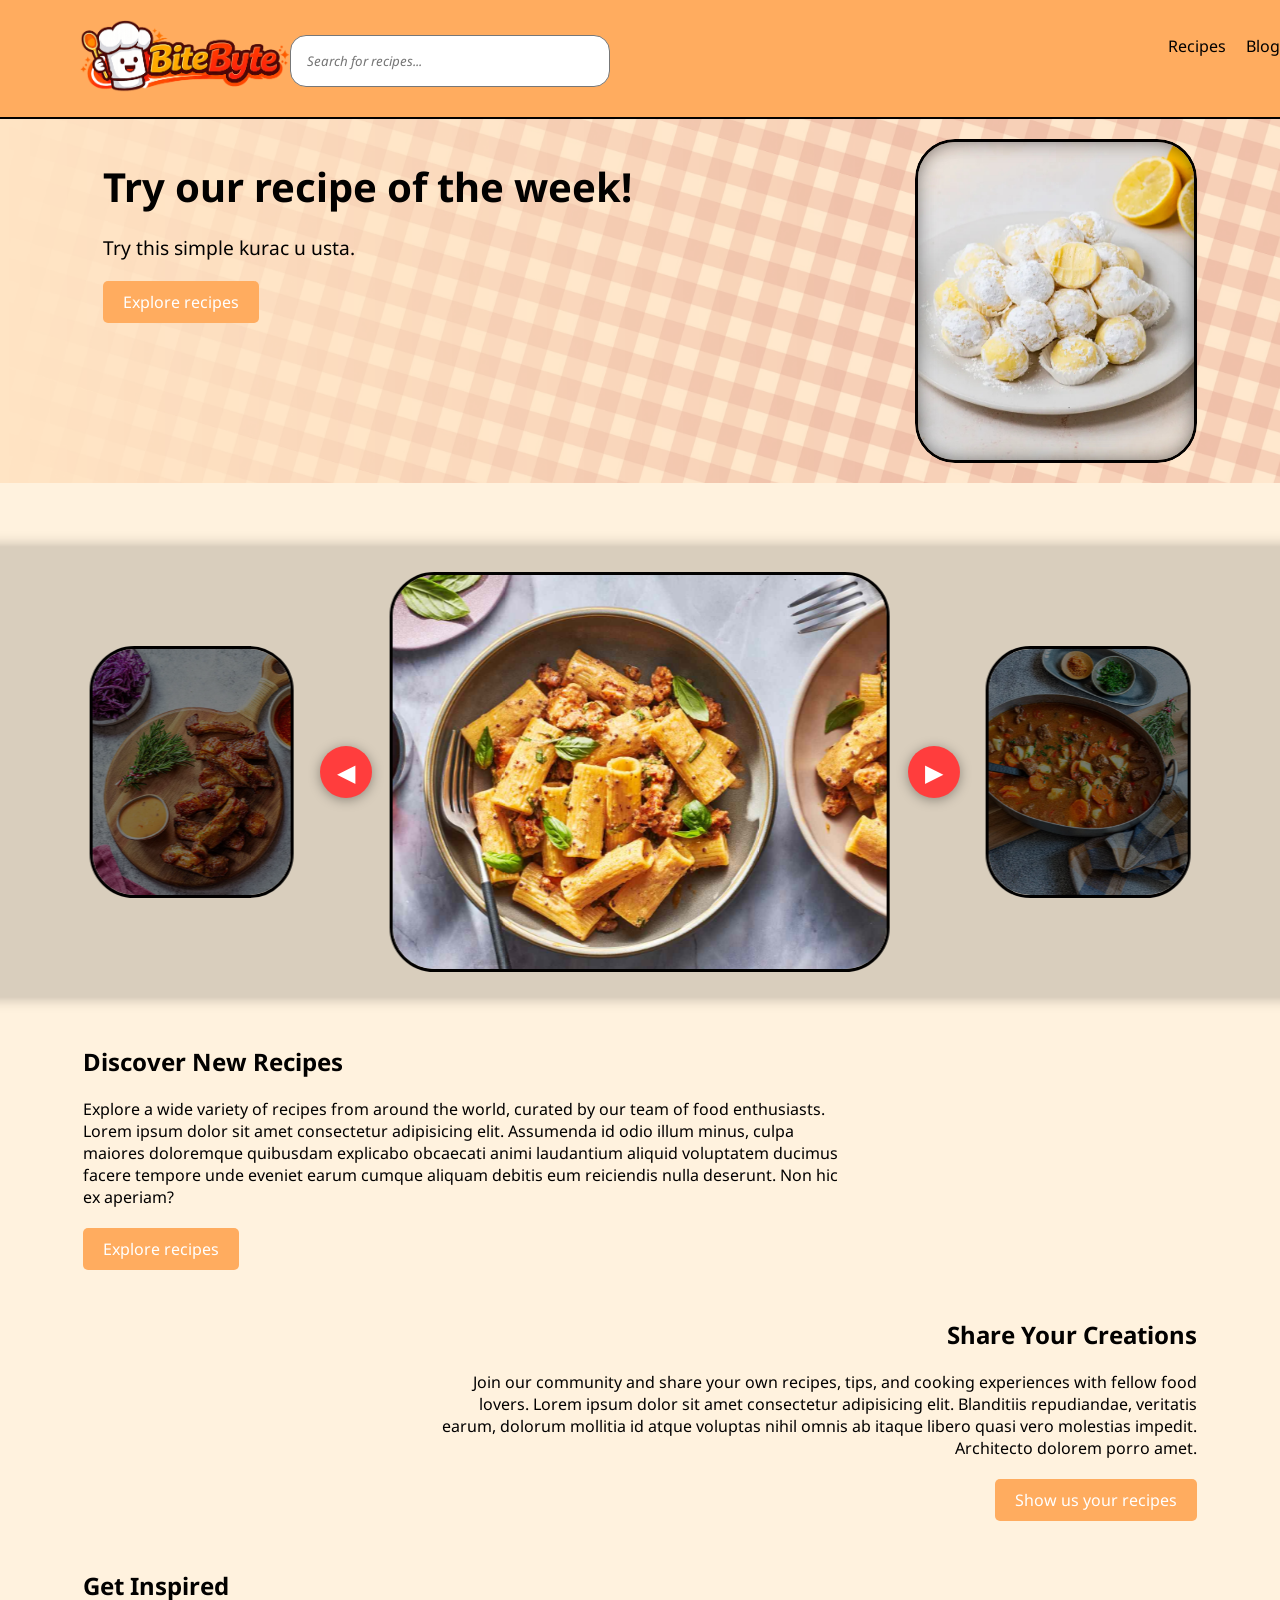
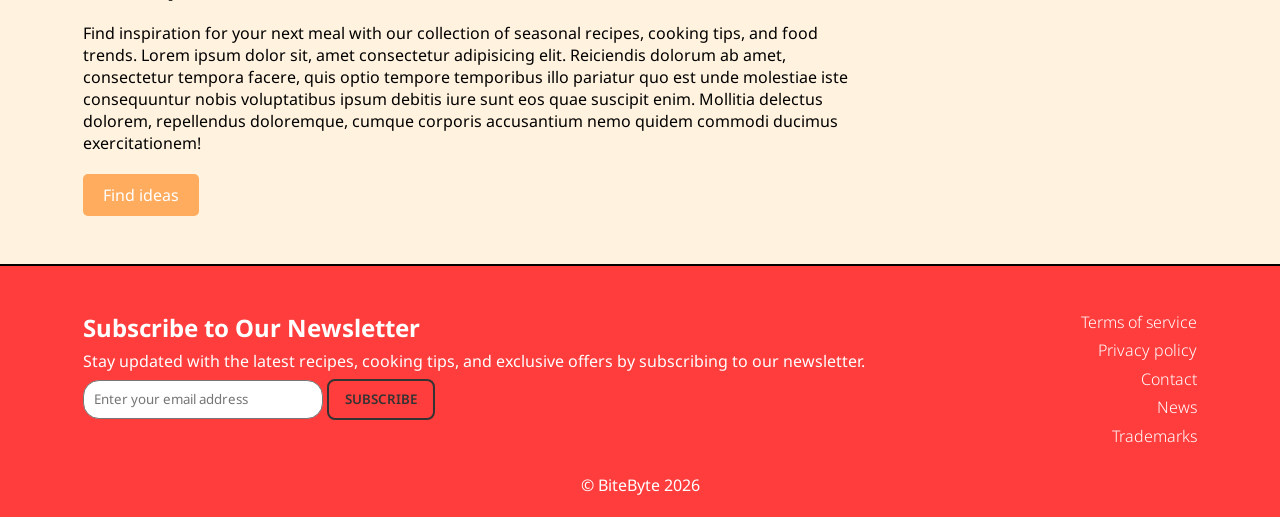
<file: index.html>
<!DOCTYPE html>
<html lang="en">
<head>
    <meta charset="UTF-8">
    <meta name="viewport" content="width=device-width, initial-scale=1.0">
    <title>kakav dobar sajt jel da</title>
    <link rel="stylesheet" href="css/styles.css">
    <link rel="stylesheet" href="css/index.css">
    <script src="script.js"></script>
    <link rel="stylesheet" href="https://cdnjs.cloudflare.com/ajax/libs/font-awesome/6.7.2/css/all.min.css" integrity="sha512-Evv84Mr4kqVGRNSgIGL/F/aIDqQb7xQ2vcrdIwxfjThSH8CSR7PBEakCr51Ck+w+/U6swU2Im1vVX0SVk9ABhg==" crossorigin="anonymous" referrerpolicy="no-referrer" />
    <link rel="preconnect" href="https://fonts.googleapis.com">
    <link rel="preconnect" href="https://fonts.gstatic.com" crossorigin>
    <link href="https://fonts.googleapis.com/css2?family=Noto+Sans:ital,wght@0,100..900;1,100..900&family=Roboto:ital,wght@0,100..900;1,100..900&display=swap" rel="stylesheet">
</head>
<body>
    <header>
        <a href="index.html"><img src="img/logo_temp.png" alt="BiteByte" id="logo"></a>

        <div class="search-container">
            <input type="text" name="srcka" id="srcka" placeholder="Search for recipes...">
            <i class="fa-solid fa-bars phone-only"></i>
        </div>

        <div class="mobile-nav">
            <a href="recipes.html">Recipes</a>
            <a href="blog.html">Blog</a>
            <a href="support.html">Support</a>
        </div>

        <nav>
            <ul>
                <li><a href="recipes.html">Recipes</a></li>
                <li><a href="blog.html">Blog</a></li>
                <li><a href="support.html">Support</a></li>
            </ul>
            <a href="" class="nav_btn" id="login">LOG IN</a>
            <a href="" class="nav_btn" id="signin">SIGN UP</a>
        </nav>
    </header>

    <main>
        <section class="hero">
            <div class="hero-left">
                <h1>Try our recipe of the week!</h1>
                <p>Try this simple kurac u usta.</p>
                <a href="recipes.html" class="cta-btn">Explore recipes</a>
            </div>
            <div class="hero-right">
                <img src="" alt="Recipe of the week" id="week-food">
            </div>
        </section>
    

        <div class="showcase-wrapper">
            <button class="showcase-btn showcase-btn-left" id="showcasePrev" aria-label="Previous">&#9664;</button>
            <div class="showcase">
                <div class="showcase-track">
                    <div class="rotate"><img src="img/img-foods/food10.jpg" alt=""></div>
                    <div class="rotate"><img src="img/img-foods/food8.jpg" alt=""></div>
                    <div class="rotate active"><img src="img/img-foods/food1.jpg" alt=""></div>
                    <div class="rotate"><img src="img/img-foods/food9.jpg" alt=""></div>
                    <div class="rotate"><img src="img/img-foods/food2.jpg" alt=""></div>
                    <div class="rotate"><img src="img/img-foods/food4.jpg" alt=""></div>
                    <div class="rotate"><img src="img/img-foods/food6.jpg" alt=""></div>
                    <div class="rotate"><img src="img/img-foods/food3.jpg" alt=""></div>
                </div>
            </div>
            <button class="showcase-btn showcase-btn-right" id="showcaseNext" aria-label="Next">&#9654;</button>
        </div>


        <section class="features">
            <div class="feature">
                <h2>Discover New Recipes</h2>
                <p>Explore a wide variety of recipes from around the world, curated by our team of food enthusiasts. Lorem ipsum dolor sit amet consectetur adipisicing elit. Assumenda id odio illum minus, culpa maiores doloremque quibusdam explicabo obcaecati animi laudantium aliquid voluptatem ducimus facere tempore unde eveniet earum cumque aliquam debitis eum reiciendis nulla deserunt. Non hic ex aperiam?</p>
                <a href="recipes.html" class="cta-btn">Explore recipes</a>
            </div>
            <div class="feature">
                <h2>Share Your Creations</h2>
                <p>Join our community and share your own recipes, tips, and cooking experiences with fellow food lovers. Lorem ipsum dolor sit amet consectetur adipisicing elit. Blanditiis repudiandae, veritatis earum, dolorum mollitia id atque voluptas nihil omnis ab itaque libero quasi vero molestias impedit. Architecto dolorem porro amet.</p>
                <a href="submit.html" class="cta-btn">Show us your recipes</a>
            </div>
            <div class="feature">
                <h2>Get Inspired</h2>
                <p>Find inspiration for your next meal with our collection of seasonal recipes, cooking tips, and food trends. Lorem ipsum dolor sit, amet consectetur adipisicing elit. Reiciendis dolorum ab amet, consectetur tempora facere, quis optio tempore temporibus illo pariatur quo est unde molestiae iste consequuntur nobis voluptatibus ipsum debitis iure sunt eos quae suscipit enim. Mollitia delectus dolorem, repellendus doloremque, cumque corporis accusantium nemo quidem commodi ducimus exercitationem!</p>
                <a href="recipes.html" class="cta-btn">Find ideas</a>
            </div>
        </section>
    </main>

    <footer>
        <section class="footer-left">
            <h2>Subscribe to Our Newsletter</h2>
            <p>Stay updated with the latest recipes, cooking tips, and exclusive offers by subscribing to our newsletter.</p>
            <form action="">
                <input type="email" name="email" id="email" placeholder="Enter your email address">
                <button type="submit" id="submit">Subscribe</button>
            </form>
        </section>
        <section class="footer-right">
            <a href="#">Terms of service</a>
            <a href="#">Privacy policy</a>
            <a href="contact.html">Contact</a>
            <a href="blog.html">News</a>
            <a href="#">Trademarks</a>
            <a href="#"></a>
            <a href="#"></a>
        </section>
        <p class="copyright">&copy; BiteByte 2026</p>
    </footer>

    <script src="index.js"></script>
</body>
</html>
</file>
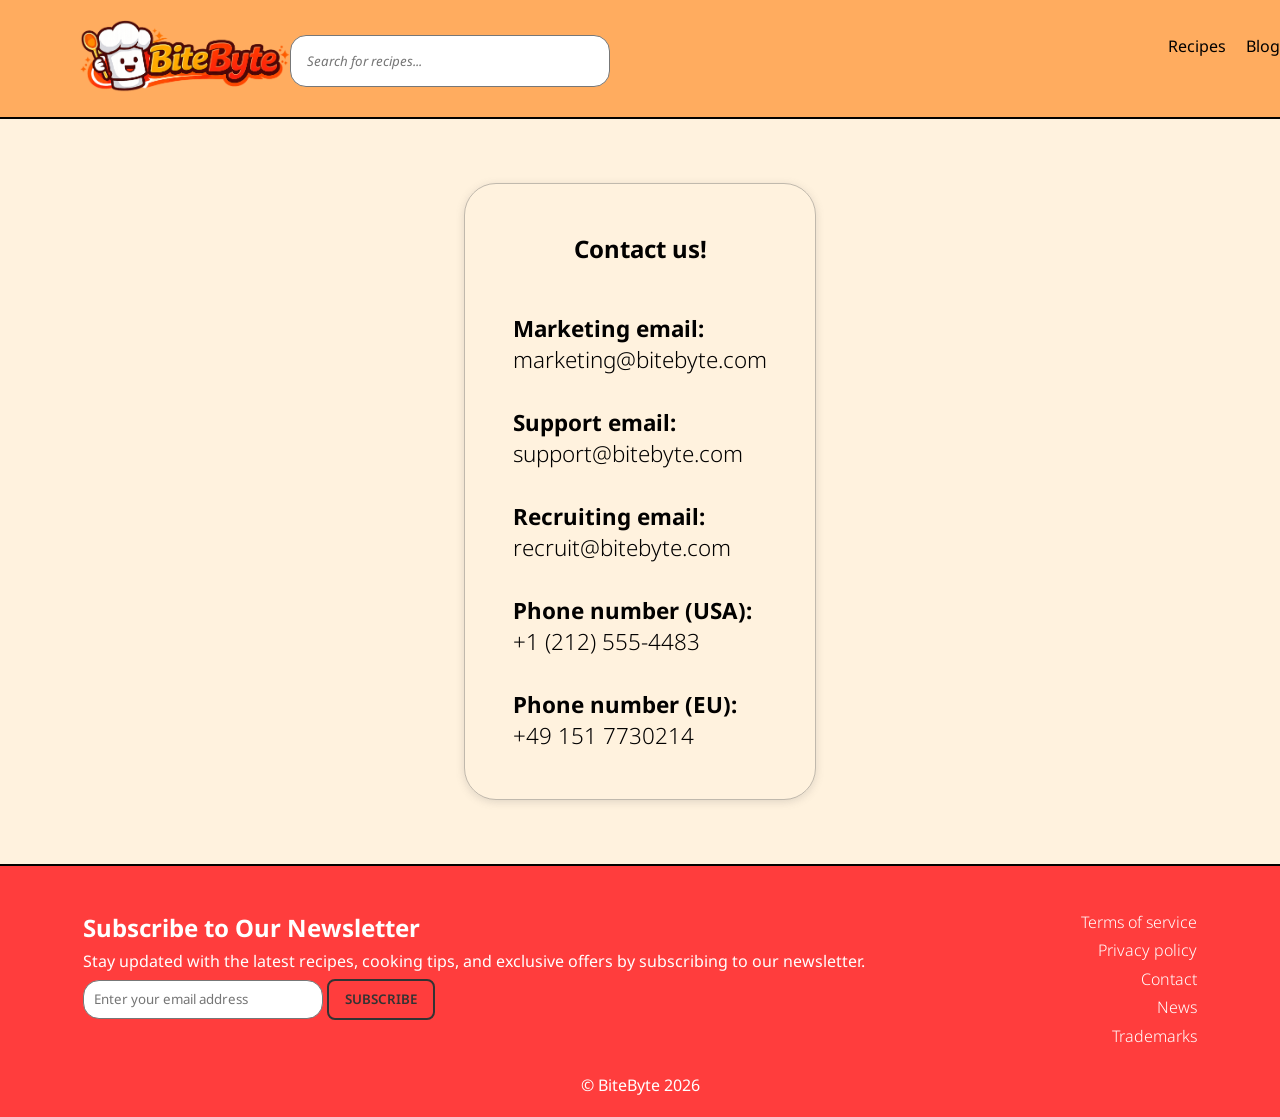
<file: contact.html>
<!DOCTYPE html>
<html lang="en">
<head>
    <meta charset="UTF-8">
    <meta name="viewport" content="width=device-width, initial-scale=1.0">
    <title>kakav dobar kontakt jel da</title>
    <link rel="stylesheet" href="css/styles.css">
    <link rel="stylesheet" href="css/contact.css">
    <script src="script.js"></script>
    <link rel="stylesheet" href="https://cdnjs.cloudflare.com/ajax/libs/font-awesome/6.7.2/css/all.min.css" integrity="sha512-Evv84Mr4kqVGRNSgIGL/F/aIDqQb7xQ2vcrdIwxfjThSH8CSR7PBEakCr51Ck+w+/U6swU2Im1vVX0SVk9ABhg==" crossorigin="anonymous" referrerpolicy="no-referrer" />
    <link rel="preconnect" href="https://fonts.googleapis.com">
    <link rel="preconnect" href="https://fonts.gstatic.com" crossorigin>
    <link href="https://fonts.googleapis.com/css2?family=Noto+Sans:ital,wght@0,100..900;1,100..900&family=Roboto:ital,wght@0,100..900;1,100..900&display=swap" rel="stylesheet">
</head>
<body>
    <header>
        <a href="index.php"><img src="img/logo_temp.png" alt="BiteByte" id="logo"></a>

        <form action="recipes.php" method="GET" class="search-container">
            <input type="text" name="search" id="srcka" placeholder="Search for recipes...">
            <button type="submit" style="display: none;"></button>
            <i class="fa-solid fa-bars phone-only"></i>
        </form>

        <div class="mobile-nav">
            <a href="recipes.php">Recipes</a>
            <a href="blog.html">Blog</a>
            <a href="support.html">Support</a>
        </div>

        <nav>
            <ul>
                <li><a href="recipes.php">Recipes</a></li>
                <li><a href="blog.html">Blog</a></li>
                <li><a href="support.html">Support</a></li>
            </ul>
            <a href="login.html" class="nav_btn" id="login">LOG IN</a>
            <a href="signup.html" class="nav_btn" id="signin">SIGN UP</a>
        </nav>
    </header>

    <main>
        <h2 class="h2">Contact us!</h2>
        <ul>
            <li>
                <p><span>Marketing email: </span>marketing@bitebyte.com</p>
            </li>
            <li>
                <p><span>Support email: </span>support@bitebyte.com</p>
            </li>
            <li>
                <p><span>Recruiting email: </span>recruit@bitebyte.com</p>
            </li>
            <li>
                <p><span>Phone number (USA): </span>+1 (212) 555-4483</p>
            </li>
            <li>
                <p><span>Phone number (EU): </span>+49 151 7730214</p>
            </li>
        </ul>
    </main>

    <footer>
        <section class="footer-left">
            <h2>Subscribe to Our Newsletter</h2>
            <p>Stay updated with the latest recipes, cooking tips, and exclusive offers by subscribing to our newsletter.</p>
            <form action="">
                <input type="email" name="email" id="email" placeholder="Enter your email address">
                <button type="submit" id="submit">Subscribe</button>
            </form>
        </section>
        <section class="footer-right">
            <a href="#">Terms of service</a>
            <a href="#">Privacy policy</a>
            <a href="contact.html">Contact</a>
            <a href="blog.html">News</a>
            <a href="#">Trademarks</a>
            <a href="#"></a>
            <a href="#"></a>
        </section>
        <p class="copyright">&copy; BiteByte 2026</p>
    </footer>
</body>
</html>
</file>
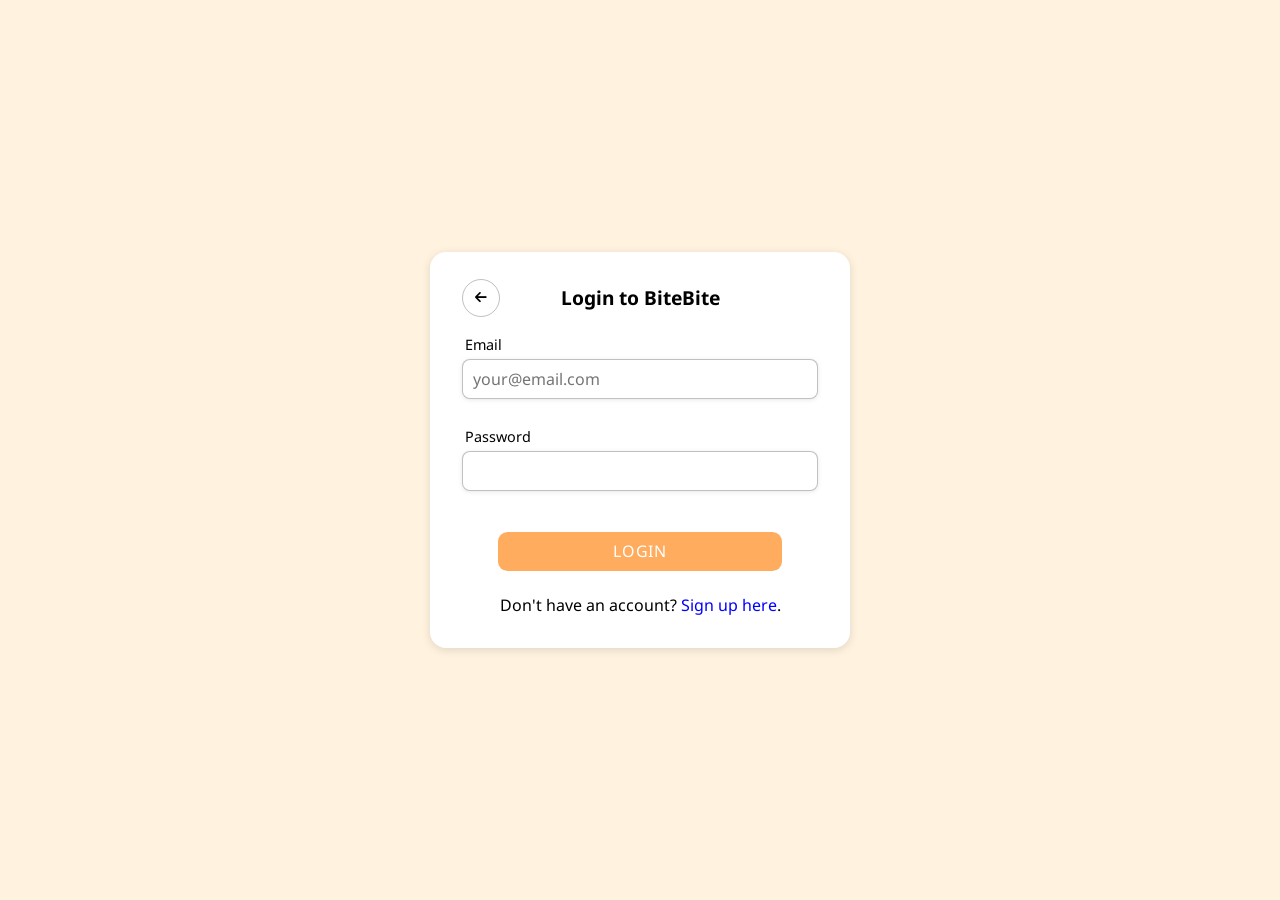
<file: login.html>
<!DOCTYPE html>
<html lang="en">
<head>
    <meta charset="UTF-8">
    <meta name="viewport" content="width=device-width, initial-scale=1.0">
    <title>BiteBite - Login</title>
    <link rel="stylesheet" href="css/styles.css">
    <link rel="stylesheet" href="css/login-signup.css">
    <script src="script.js" defer></script>
    <link rel="stylesheet" href="https://cdnjs.cloudflare.com/ajax/libs/font-awesome/6.7.2/css/all.min.css" integrity="sha512-Evv84Mr4kqVGRNSgIGL/F/aIDqQb7xQ2vcrdIwxfjThSH8CSR7PBEakCr51Ck+w+/U6swU2Im1vVX0SVk9ABhg==" crossorigin="anonymous" referrerpolicy="no-referrer">
    <link rel="preconnect" href="https://fonts.googleapis.com">
    <link rel="preconnect" href="https://fonts.gstatic.com" crossorigin>
    <link href="https://fonts.googleapis.com/css2?family=Noto+Sans:ital,wght@0,100..900;1,100..900&family=Roboto:ital,wght@0,100..900;1,100..900&display=swap" rel="stylesheet">
</head>
<body>
    <main>
        <div class="login-signup-container">
            <div class="login-signup-top">
                <button class="back" onclick="history.back()" aria-label="Go back">
                    <i class="fas fa-arrow-left"></i>
                </button>
                <h2>Login to BiteBite</h2>
            </div>

            <form action="" method="POST">
                <div class="form-group">
                    <label for="email">Email</label>
                    <input type="email" id="email" name="email" required placeholder="your@email.com">
                    <small></small>
                </div>
                <div class="form-group">
                    <label for="password">Password</label>
                    <input type="password" id="password" name="password" required>
                    <small></small>
                </div>
                <div class="form-group form-group--submit">
                    <button type="submit">Login</button>
                </div>
            </form>

            <p>Don't have an account? <a href="signup.html">Sign up here</a>.</p>
        </div>
    </main>
</body>
</html>
</file>
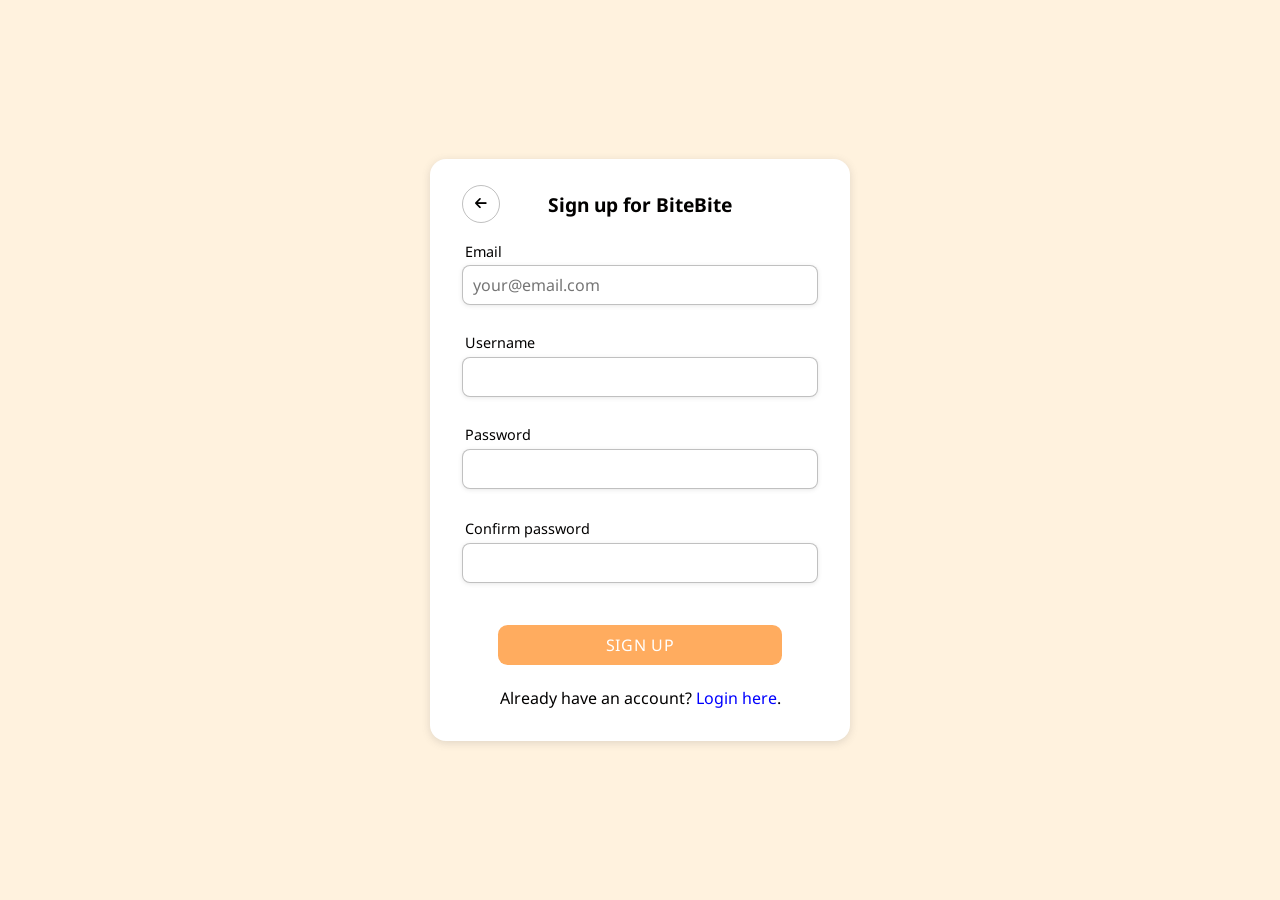
<file: signup.html>
<!DOCTYPE html>
<html lang="en">
<head>
    <meta charset="UTF-8">
    <meta name="viewport" content="width=device-width, initial-scale=1.0">
    <title>BiteBite - Sign Up</title>
    <link rel="stylesheet" href="css/styles.css">
    <link rel="stylesheet" href="css/login-signup.css">
    <script src="signup.js" defer></script>
    <link rel="stylesheet" href="https://cdnjs.cloudflare.com/ajax/libs/font-awesome/6.7.2/css/all.min.css" integrity="sha512-Evv84Mr4kqVGRNSgIGL/F/aIDqQb7xQ2vcrdIwxfjThSH8CSR7PBEakCr51Ck+w+/U6swU2Im1vVX0SVk9ABhg==" crossorigin="anonymous" referrerpolicy="no-referrer">
    <link rel="preconnect" href="https://fonts.googleapis.com">
    <link rel="preconnect" href="https://fonts.gstatic.com" crossorigin>
    <link href="https://fonts.googleapis.com/css2?family=Noto+Sans:ital,wght@0,100..900;1,100..900&family=Roboto:ital,wght@0,100..900;1,100..900&display=swap" rel="stylesheet">
</head>
<body>
    <main>
        <div class="login-signup-container">
            <div class="login-signup-top">
                <button class="back" onclick="history.back()" aria-label="Go back">
                    <i class="fas fa-arrow-left"></i>
                </button>
                <h2>Sign up for BiteBite</h2>
            </div>

            <form id="registration-form" action="" method="POST">
                <div class="form-group">
                    <label for="email">Email</label>
                    <input type="text" id="email" name="email" placeholder="your@email.com">
                    <small></small>
                </div>
                <div class="form-group">
                    <label for="username">Username</label>
                    <input type="text" id="username" name="username">
                    <small></small>
                </div>
                <div class="form-group">
                    <label for="password">Password</label>
                    <input type="password" id="password" name="password">
                    <small></small>
                </div>
                <div class="form-group">
                    <label for="confirm-password">Confirm password</label>
                    <input type="password" id="confirm-password" name="confirm-password">
                    <small></small>
                </div>
                <div class="form-group form-group--submit">
                    <button type="submit">Sign up</button>
                </div>
            </form>

            <p>Already have an account? <a href="login.html">Login here</a>.</p>
        </div>
    </main>
</body>
</html>
</file>
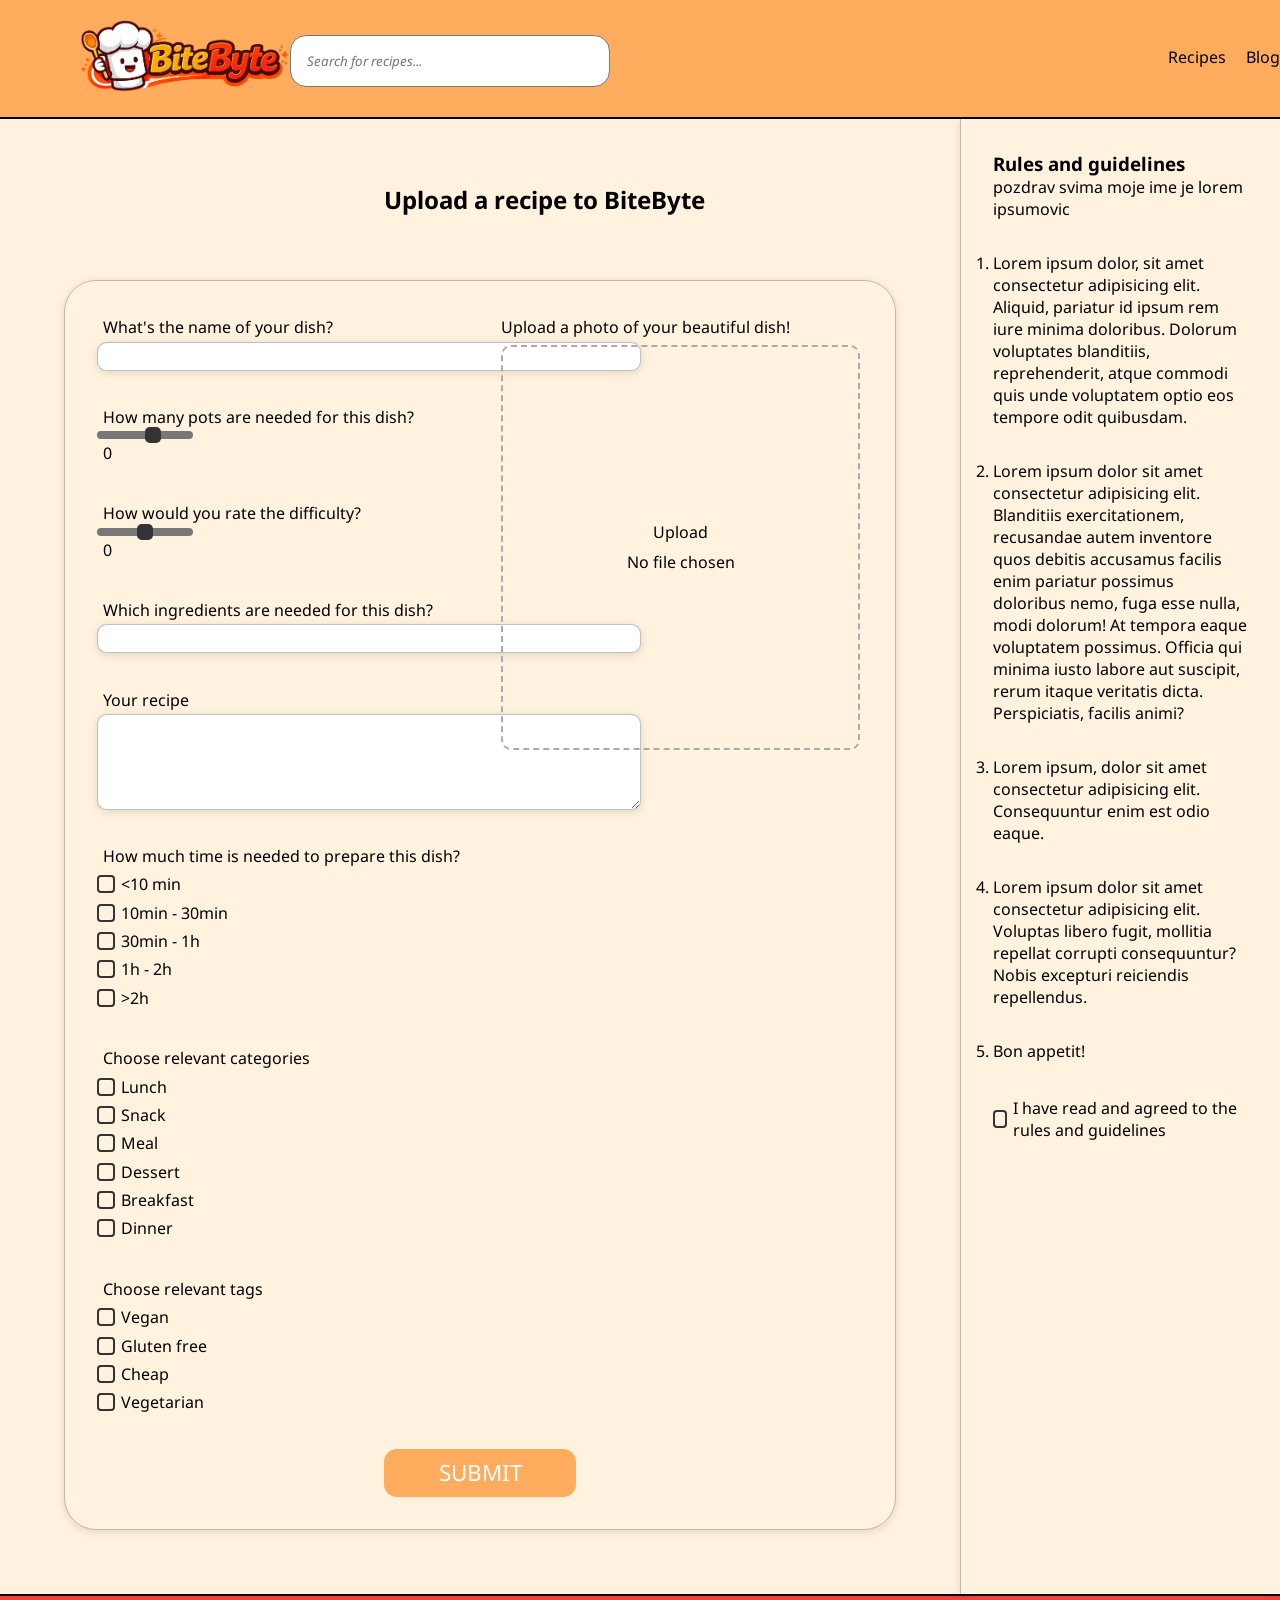
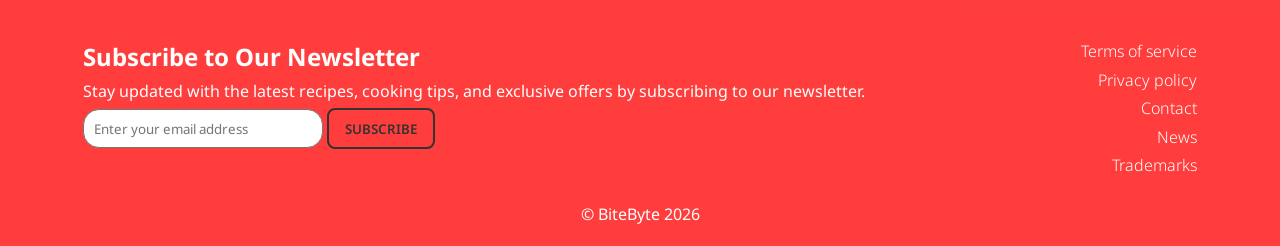
<file: submit.html>
<!DOCTYPE html>
<html lang="en">
<head>
    <meta charset="UTF-8">
    <meta name="viewport" content="width=device-width, initial-scale=1.0">
    <title>kakav dobar submit jel da</title>
    <link rel="stylesheet" href="css/styles.css">
    <link rel="stylesheet" href="css/submit.css">
    <link rel="stylesheet" href="https://cdnjs.cloudflare.com/ajax/libs/font-awesome/6.7.2/css/all.min.css" integrity="sha512-Evv84Mr4kqVGRNSgIGL/F/aIDqQb7xQ2vcrdIwxfjThSH8CSR7PBEakCr51Ck+w+/U6swU2Im1vVX0SVk9ABhg==" crossorigin="anonymous" referrerpolicy="no-referrer" />
    <script src="script.js"></script>
    <link rel="preconnect" href="https://fonts.googleapis.com">
    <link rel="preconnect" href="https://fonts.gstatic.com" crossorigin>
    <link href="https://fonts.googleapis.com/css2?family=Noto+Sans:ital,wght@0,100..900;1,100..900&family=Roboto:ital,wght@0,100..900;1,100..900&display=swap" rel="stylesheet">
</head>
<body>
    <header>
        <a href="index.php"><img src="img/logo_temp.png" alt="BiteByte" id="logo"></a>

        <form action="recipes.php" method="GET" class="search-container">
            <input type="text" name="search" id="srcka" placeholder="Search for recipes...">
            <button type="submit" style="display: none;"></button>
            <i class="fa-solid fa-bars phone-only"></i>
        </form>

        <div class="mobile-nav">
            <a href="recipes.php">Recipes</a>
            <a href="blog.html">Blog</a>
            <a href="support.html">Support</a>
        </div>

        <nav>
            <ul>
                <li><a href="recipes.php">Recipes</a></li>
                <li><a href="blog.html">Blog</a></li>
                <li><a href="support.html">Support</a></li>
            </ul>
            <a href="login.html" class="nav_btn" id="login">LOG IN</a>
            <a href="signup.html" class="nav_btn" id="signin">SIGN UP</a>
        </nav>
    </header>


    <main>
        <div>
            <h2 class="h2">Upload a recipe to BiteByte</h2>
            <form action="" id="submit_form">
                <div class="field">
                    <label for="name">What's the name of your dish?</label>
                    <input type="text" name="name" id="name">
                </div>
                <div class="photo_upload">
                    <label for="photo">Upload a photo of your beautiful dish!</label>
                    <div class="upload">
                        <label for="photo" id="photo_label">
                            <span id="upload_text">Upload</span>
                            <span id="file_name">No file chosen</span>
                        </label>
                        <input type="file" name="photo" id="photo" accept="image/png,image/jpeg">
                    </div>
                </div>
                <div class="field">
                    <label for="pots">How many pots are needed for this dish?</label>
                    <div><input type="range" name="pots" id="pots" min="0" max="5"> <label for="pots" id="pots_label">0</label></div>
                </div>
                <div class="field">
                    <label for="diff">How would you rate the difficulty?</label>
                    <div><input type="range" name="diff" id="diff" min="1" max="5"> <label for="diff" id="diff_label">0</label></div>
                </div>

                <div class="field">
                    <label for="ingredients">Which ingredients are needed for this dish?</label>
                    <input type="text" name="ingredients" id="ingredients">
                </div>

                <div class="field">
                    <label for="recipe">Your recipe</label>
                    <textarea rows="3" id="recipe"></textarea>
                </div>

                <div class="time field">
                    <p>How much time is needed to prepare this dish?</p>
                    <ul>
                        <li>
                            <input type="checkbox" name="10">
                            <label for="10">&lt;10 min</label>
                        </li>
                        <li>
                            <input type="checkbox" name="10-30">
                            <label for="10-30">10min - 30min</label>
                        </li>
                        <li>
                            <input type="checkbox" name="30-1">
                            <label for="30-1">30min - 1h</label>
                        </li>
                        <li>
                            <input type="checkbox" name="1-2">
                            <label for="1-2">1h - 2h</label>
                        </li>
                        <li>
                            <input type="checkbox" name="2">
                            <label for="2">&gt;2h</label>
                        </li>
                    </ul>
                </div>

                <div class="cat field">
                    <p>Choose relevant categories</p>
                    <ul>
                        <li>
                            <input type="checkbox" name="lunch">
                            <label for="lunch">Lunch</label>
                        </li>
                        <li>
                            <input type="checkbox" name="snack">
                            <label for="snack">Snack</label>
                        </li>
                        <li>
                            <input type="checkbox" name="meal">
                            <label for="meal">Meal</label>
                        </li>
                        <li>
                            <input type="checkbox" name="dessert">
                            <label for="dessert">Dessert</label>
                        </li>
                        <li>
                            <input type="checkbox" name="breakfast">
                            <label for="breakfast">Breakfast</label>
                        </li>
                        <li>
                            <input type="checkbox" name="dinner">
                            <label for="dinner">Dinner</label>
                        </li>
                    </ul>
                </div>
            
                <div class="tags field">
                    <p>Choose relevant tags</p>
                    <ul>
                        <li>
                            <input type="checkbox" name="vegan">
                            <label for="vegan">Vegan</label>
                        </li>
                        <li>
                            <input type="checkbox" name="gluten">
                            <label for="gluten">Gluten free</label>
                        </li>
                        <li>
                            <input type="checkbox" name="cheap">
                            <label for="cheap">Cheap</label>
                        </li>
                        <li>
                            <input type="checkbox" name="vege">
                            <label for="vege">Vegetarian</label>
                        </li>
                    </ul>
                </div>
                <div>
                    <button>Submit</button>
                </div>
            </form>
        </div>


        <div class="rouxls">
            <h3>Rules and guidelines</h3>
            <p>pozdrav svima moje ime je lorem ipsumovic</p>
            <ol>
                <li>Lorem ipsum dolor, sit amet consectetur adipisicing elit. Aliquid, pariatur id ipsum rem iure minima doloribus. Dolorum voluptates blanditiis, reprehenderit, atque commodi quis unde voluptatem optio eos tempore odit quibusdam.</li>
                <li>Lorem ipsum dolor sit amet consectetur adipisicing elit. Blanditiis exercitationem, recusandae autem inventore quos debitis accusamus facilis enim pariatur possimus doloribus nemo, fuga esse nulla, modi dolorum! At tempora eaque voluptatem possimus. Officia qui minima iusto labore aut suscipit, rerum itaque veritatis dicta. Perspiciatis, facilis animi?</li>
                <li>Lorem ipsum, dolor sit amet consectetur adipisicing elit. Consequuntur enim est odio eaque.</li>
                <li>Lorem ipsum dolor sit amet consectetur adipisicing elit. Voluptas libero fugit, mollitia repellat corrupti consequuntur? Nobis excepturi reiciendis repellendus.</li>
                <li>Bon appetit!</li>
            </ol>
            <li>
                <input type="checkbox">
                <label for="agree">I have read and agreed to the rules and guidelines</label>
            </li>
        </div>


    </main>
    

    <footer>
        <section class="footer-left">
            <h2>Subscribe to Our Newsletter</h2>
            <p>Stay updated with the latest recipes, cooking tips, and exclusive offers by subscribing to our newsletter.</p>
            <form action="">
                <input type="email" name="email" id="email" placeholder="Enter your email address">
                <button type="submit" id="submit">Subscribe</button>
            </form>
        </section>
        <section class="footer-right">
            <a href="#">Terms of service</a>
            <a href="#">Privacy policy</a>
            <a href="contact.html">Contact</a>
            <a href="blog.html">News</a>
            <a href="#">Trademarks</a>
            <a href="#"></a>
            <a href="#"></a>
        </section>
        <p class="copyright">&copy; BiteByte 2026</p>
    </footer>
</body>
<script src="submit.js"></script>
</html>
</file>
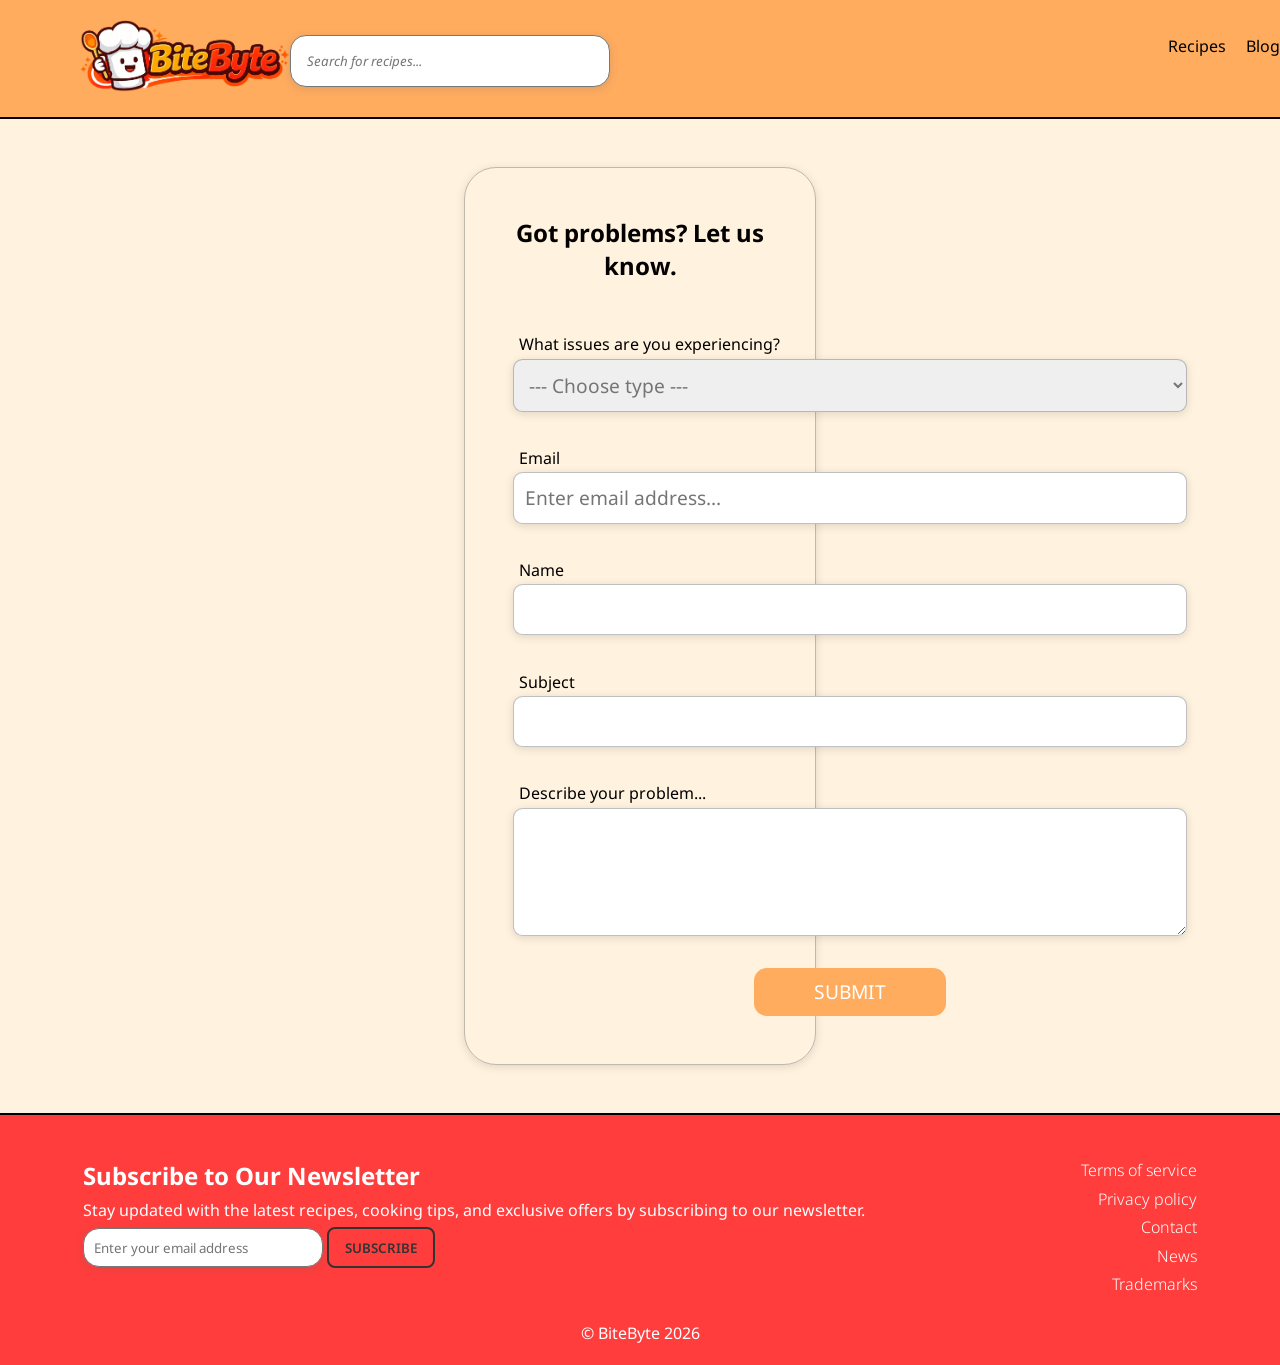
<file: support.html>
<!DOCTYPE html>
<html lang="en">
<head>
    <meta charset="UTF-8">
    <meta name="viewport" content="width=device-width, initial-scale=1.0">
    <title>kakav dobar support jel da</title>
    <link rel="stylesheet" href="css/styles.css">
    <link rel="stylesheet" href="css/support.css">
    <link rel="stylesheet" href="https://cdnjs.cloudflare.com/ajax/libs/font-awesome/6.7.2/css/all.min.css" integrity="sha512-Evv84Mr4kqVGRNSgIGL/F/aIDqQb7xQ2vcrdIwxfjThSH8CSR7PBEakCr51Ck+w+/U6swU2Im1vVX0SVk9ABhg==" crossorigin="anonymous" referrerpolicy="no-referrer" />
    <script src="script.js"></script>
    <link rel="preconnect" href="https://fonts.googleapis.com">
    <link rel="preconnect" href="https://fonts.gstatic.com" crossorigin>
    <link href="https://fonts.googleapis.com/css2?family=Noto+Sans:ital,wght@0,100..900;1,100..900&family=Roboto:ital,wght@0,100..900;1,100..900&display=swap" rel="stylesheet">
</head>
<body>
    <header>
        <a href="index.php"><img src="img/logo_temp.png" alt="BiteByte" id="logo"></a>

        <form action="recipes.php" method="GET" class="search-container">
            <input type="text" name="search" id="srcka" placeholder="Search for recipes...">
            <button type="submit" style="display: none;"></button>
            <i class="fa-solid fa-bars phone-only"></i>
        </form>

        <div class="mobile-nav">
            <a href="recipes.php">Recipes</a>
            <a href="blog.html">Blog</a>
            <a href="support.html">Support</a>
        </div>

        <nav>
            <ul>
                <li><a href="recipes.php">Recipes</a></li>
                <li><a href="blog.html">Blog</a></li>
                <li><a href="support.html">Support</a></li>
            </ul>
            <a href="login.html" class="nav_btn" id="login">LOG IN</a>
            <a href="signup.html" class="nav_btn" id="signin">SIGN UP</a>
        </nav>
    </header>


    <main>
        <h2 class="h2">
            Got problems? Let us know.
        </h2>

        <form action="" class="support_form">
            <div>
                <label for="type">What issues are you experiencing?</label>
                <select name="type" id="type">
                    <option value="" disabled selected hidden>--- Choose type ---</option>
                    <option value="1">Can't log in</option>
                    <option value="2">Issues with uploading recipes</option>
                    <option value="3">Lorem ipsum dolor, sit amet consectetur adipisicing elit. Temporibius!</option>
                    <option value="4">Webpage not loading correctly</option>
                    <option value="5">Lorem ipsum dolor sit amet consectetur.</option>
                    <option value="10">Other...</option>
                </select>
            </div>

            <div>
                <label for="email">Email</label>
                <input type="text" name="email" id="email" placeholder="Enter email address...">
            </div>

            <div>
                <label for="name">Name</label>
                <input type="text" name="name" id="name">
            </div>

            <div>
                <label for="subject">Subject</label>
                <input type="text" name="subject" id="subject">
            </div>

            <div>
                <label for="body">Describe your problem...</label>
                <textarea name="body" id="body"></textarea>
            </div>

            <button class="sumbit_btn">Submit</button>
        </form>
    </main>

    <footer>
        <section class="footer-left">
            <h2>Subscribe to Our Newsletter</h2>
            <p>Stay updated with the latest recipes, cooking tips, and exclusive offers by subscribing to our newsletter.</p>
            <form action="">
                <input type="email" name="email" id="email" placeholder="Enter your email address">
                <button type="submit" id="submit">Subscribe</button>
            </form>
        </section>
        <section class="footer-right">
            <a href="#">Terms of service</a>
            <a href="#">Privacy policy</a>
            <a href="contact.html">Contact</a>
            <a href="blog.html">News</a>
            <a href="#">Trademarks</a>
            <a href="#"></a>
            <a href="#"></a>
        </section>
        <p class="copyright">&copy; BiteByte 2026</p>
    </footer>
</body>
</html>
</file>
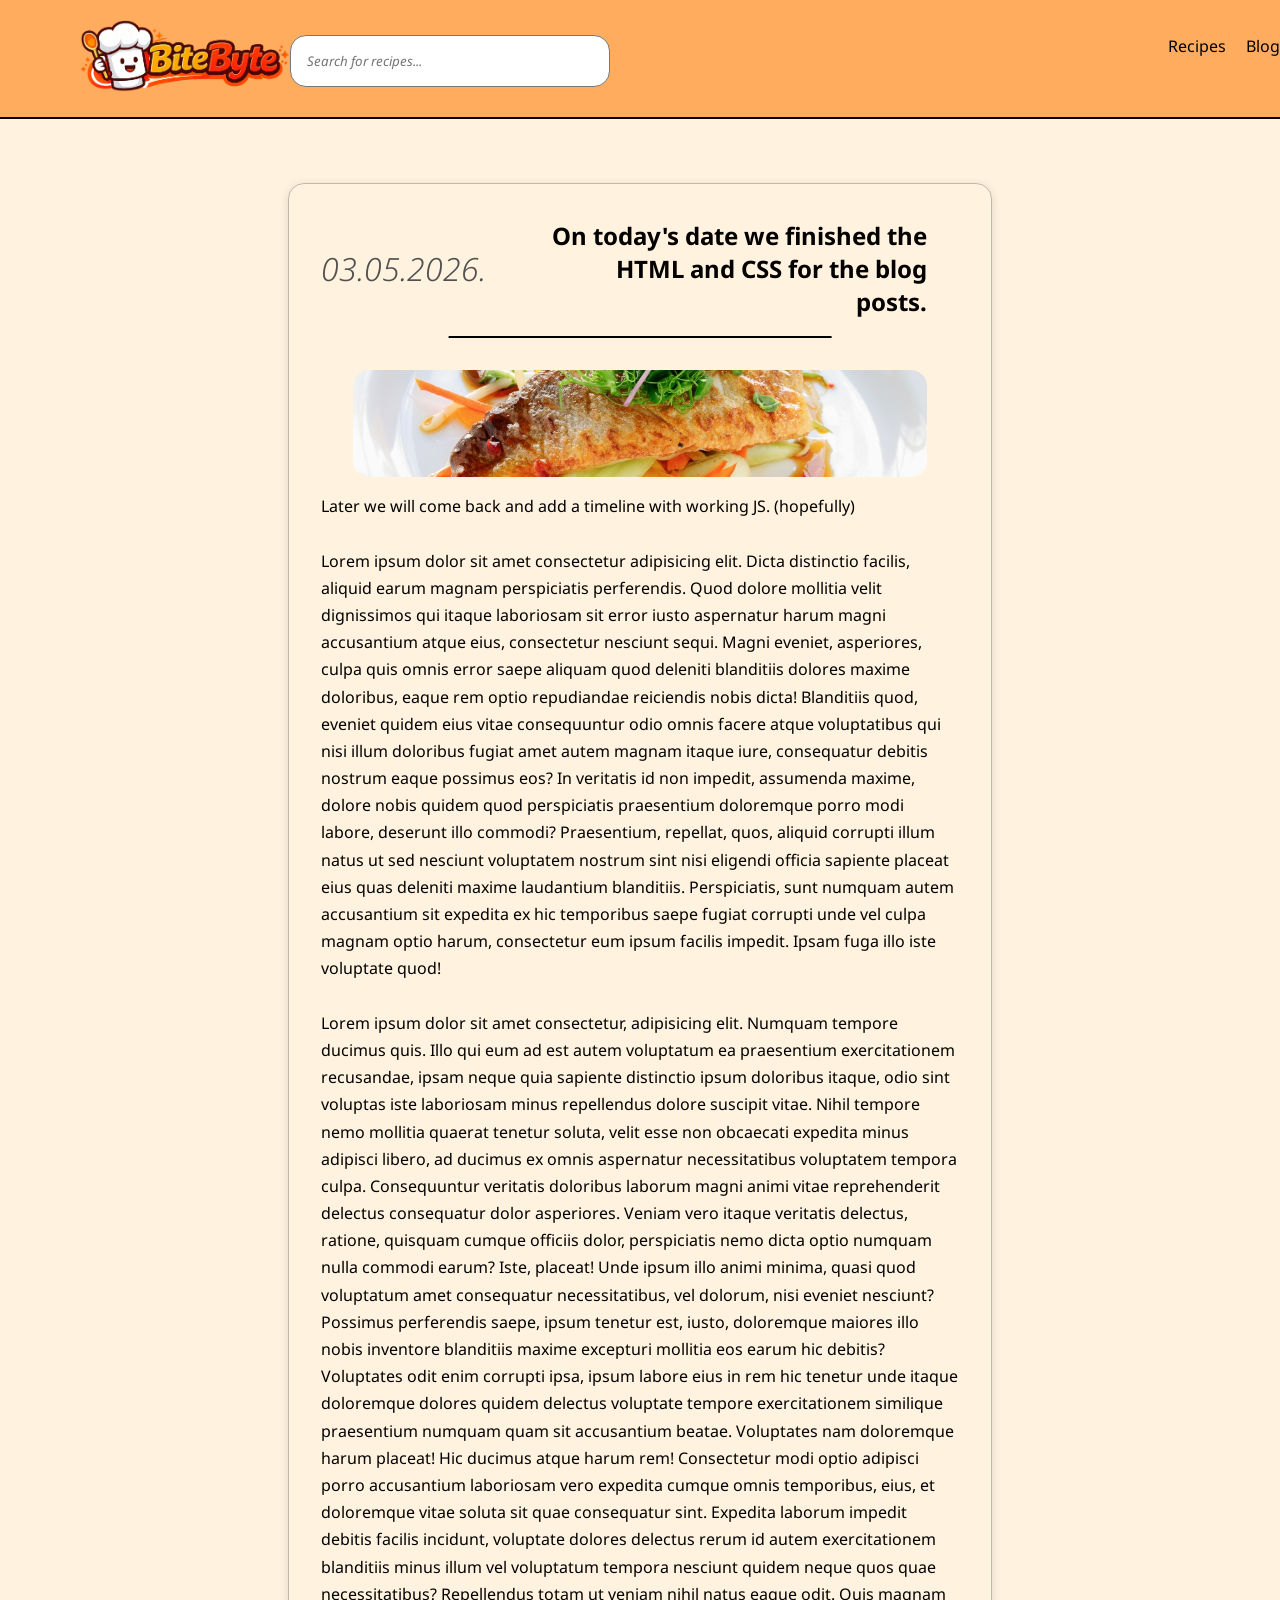
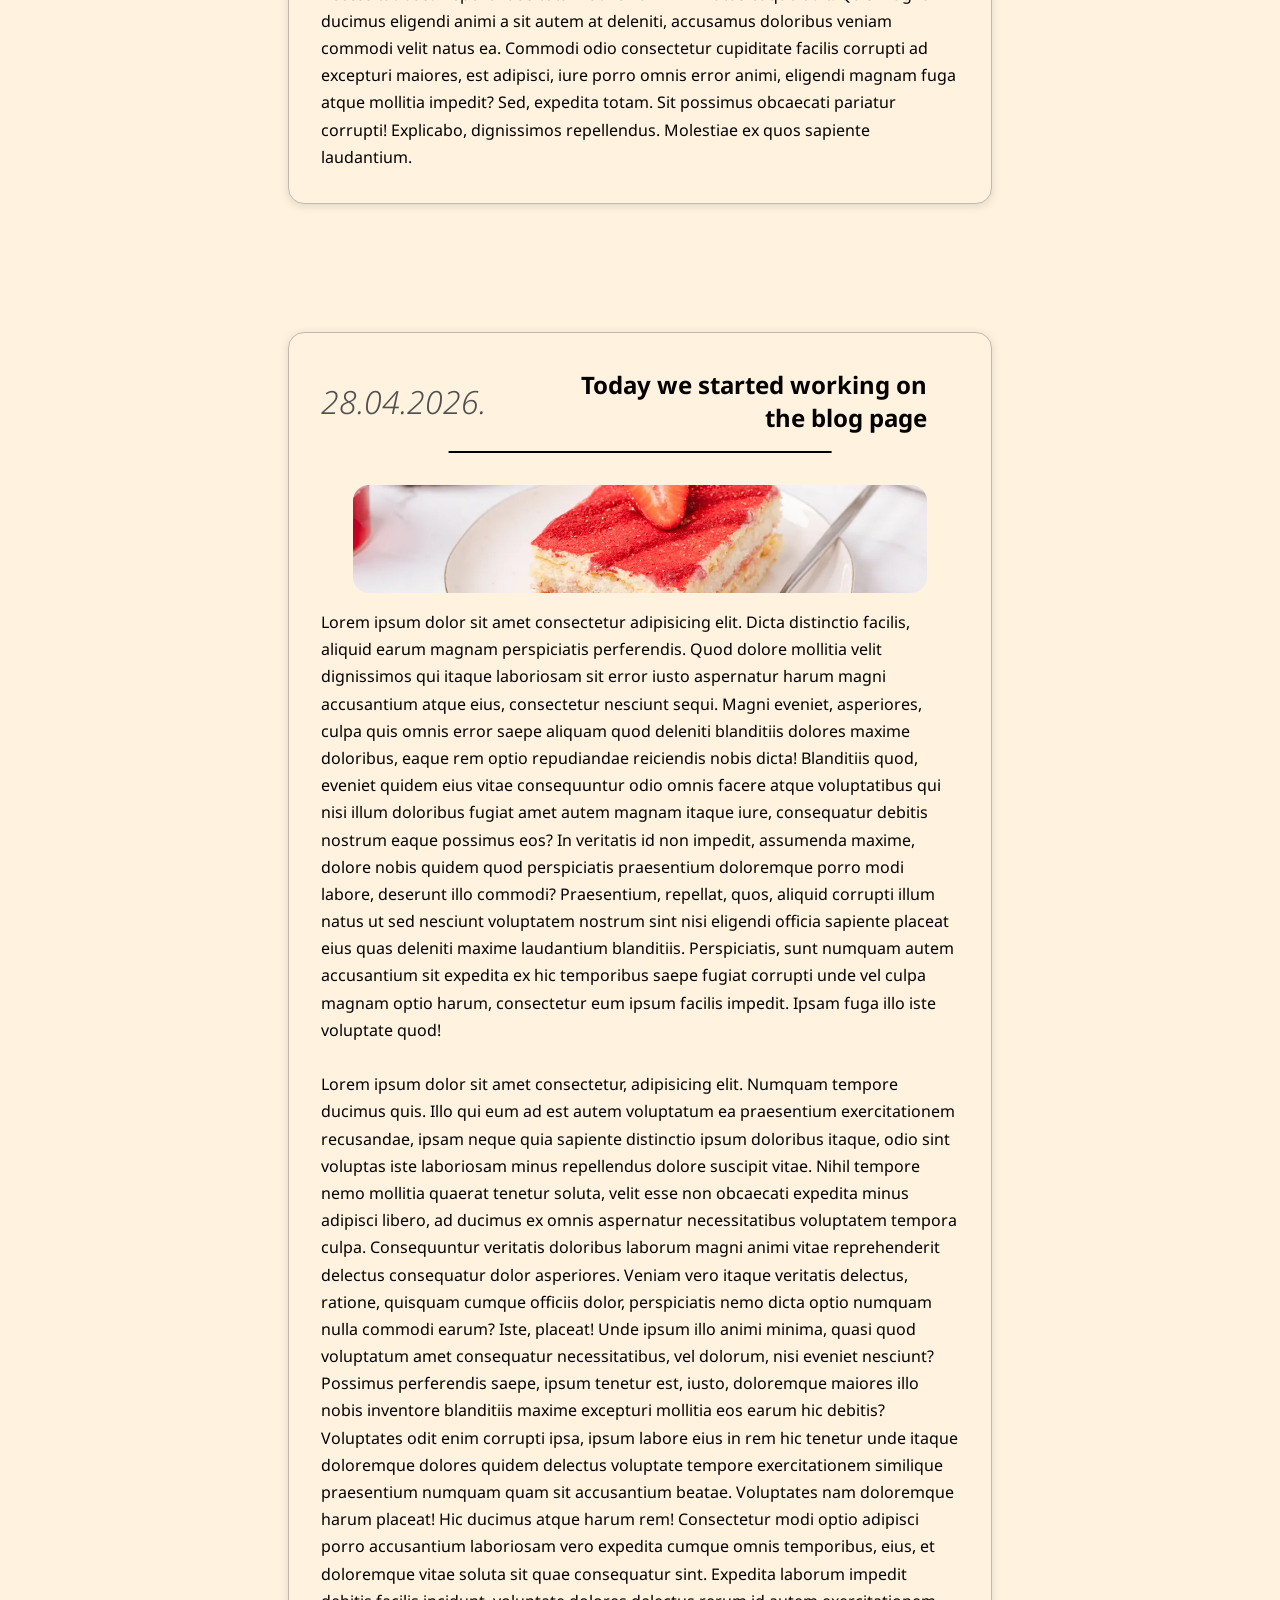
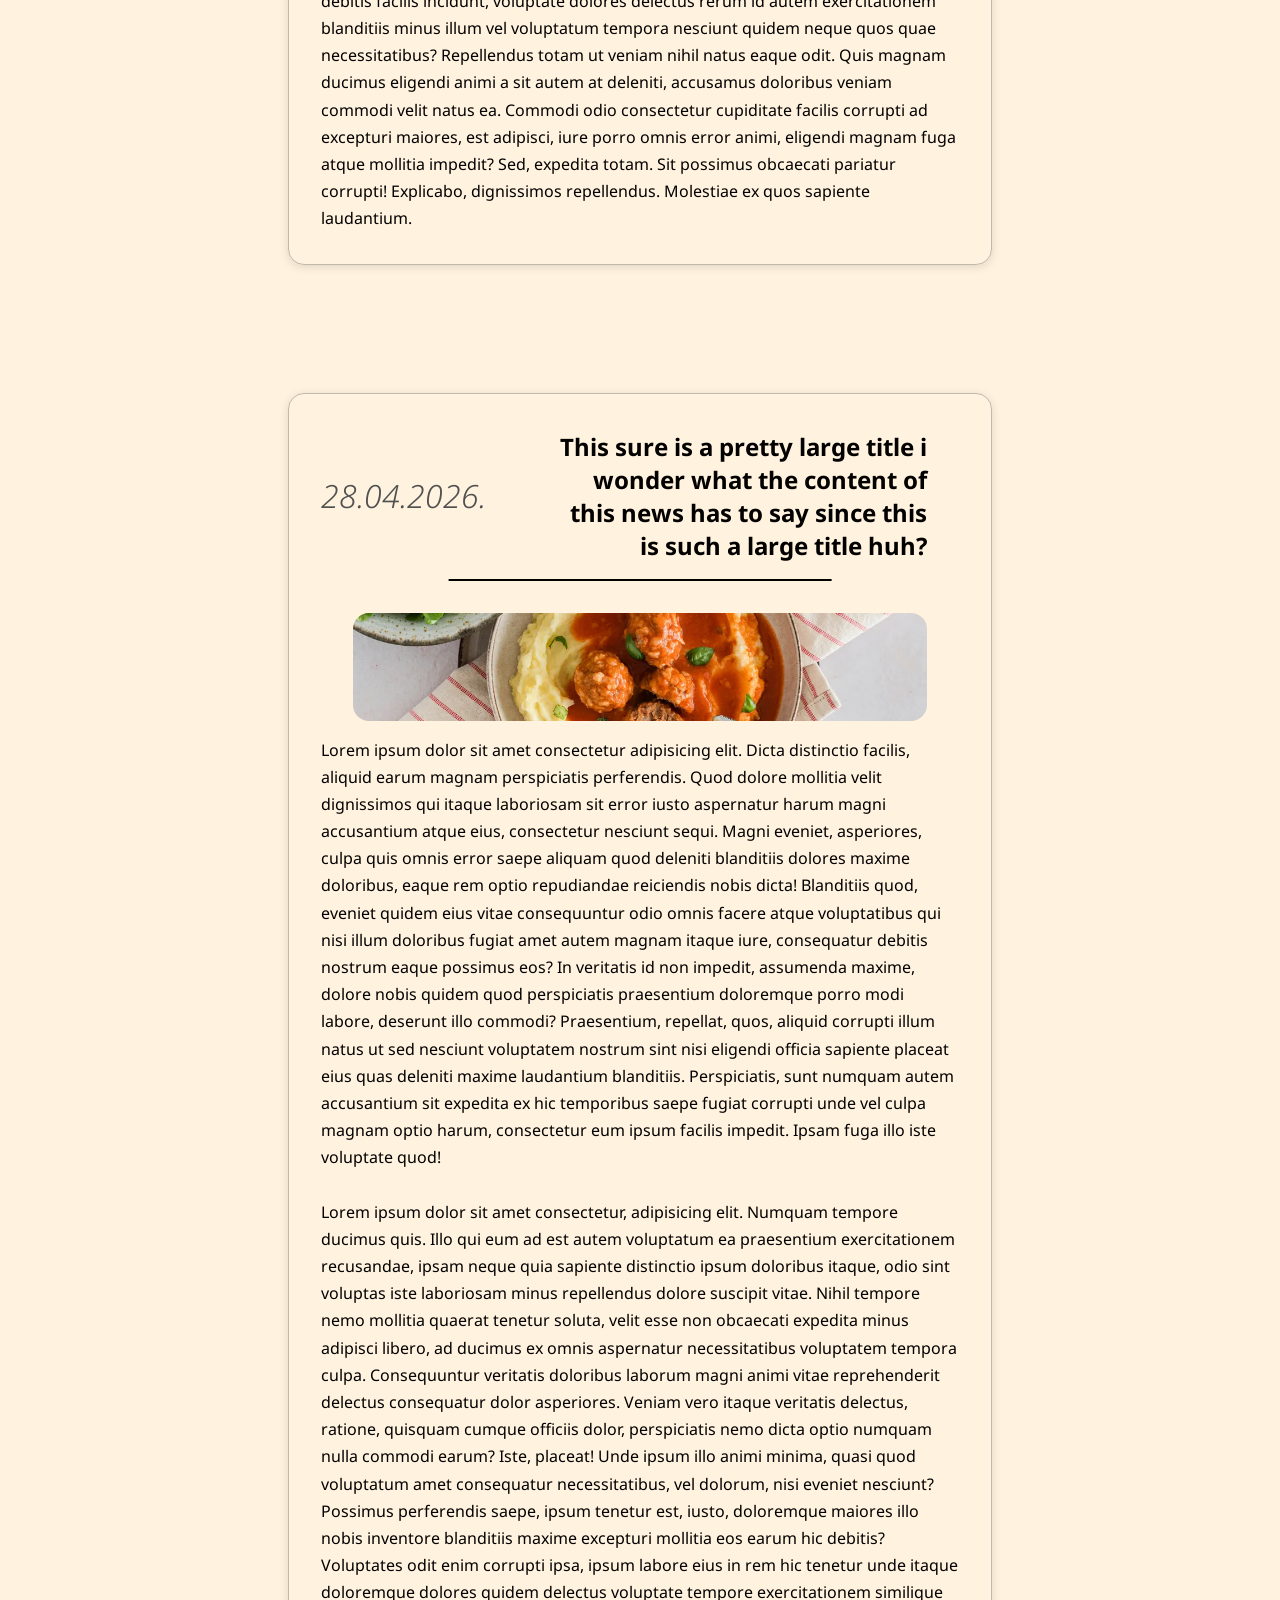
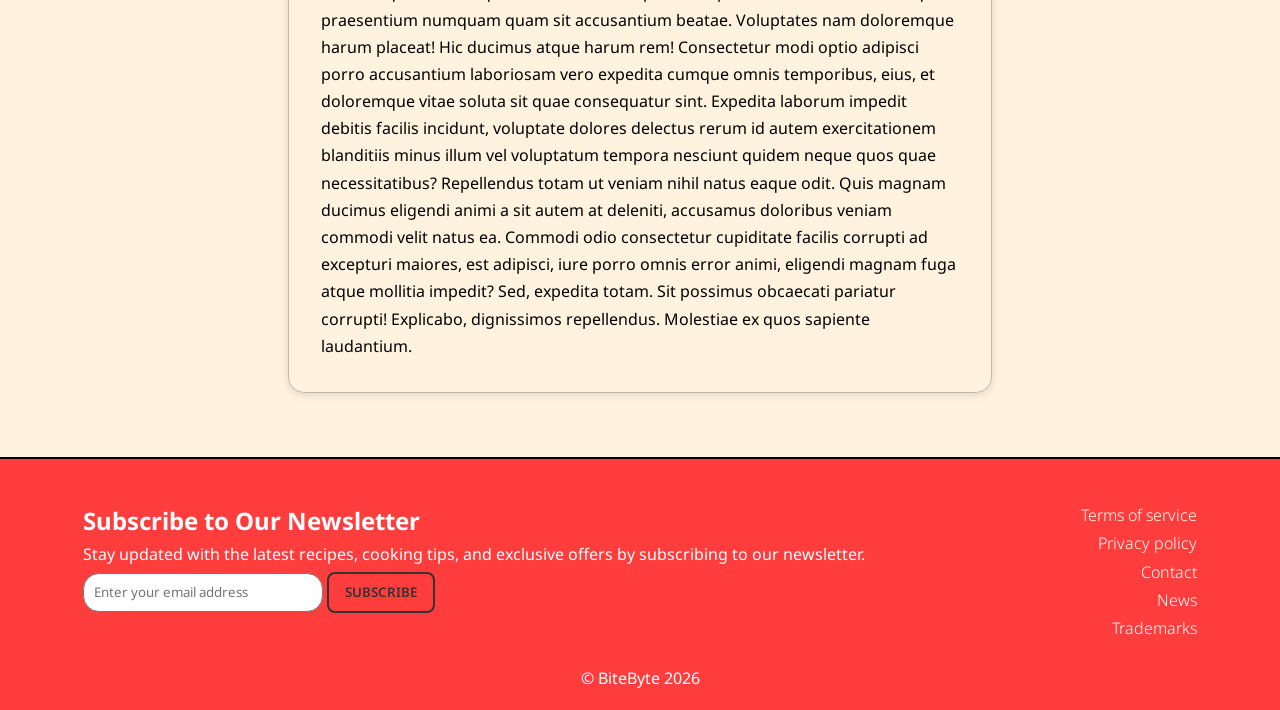
<file: html/blog.html>
<!DOCTYPE html>
<html lang="en">
<head>
    <meta charset="UTF-8">
    <meta name="viewport" content="width=device-width, initial-scale=1.0">
    <title>BiteByte - Blog</title>
    <link rel="stylesheet" href="../css/styles.css">
    <link rel="stylesheet" href="../css/blog.css">
    <script src="../js/script.js"></script>
    <link rel="stylesheet" href="https://cdnjs.cloudflare.com/ajax/libs/font-awesome/6.7.2/css/all.min.css" integrity="sha512-Evv84Mr4kqVGRNSgIGL/F/aIDqQb7xQ2vcrdIwxfjThSH8CSR7PBEakCr51Ck+w+/U6swU2Im1vVX0SVk9ABhg==" crossorigin="anonymous" referrerpolicy="no-referrer" />
    <link rel="preconnect" href="https://fonts.googleapis.com">
    <link rel="preconnect" href="https://fonts.gstatic.com" crossorigin>
    <link href="https://fonts.googleapis.com/css2?family=Noto+Sans:ital,wght@0,100..900;1,100..900&family=Roboto:ital,wght@0,100..900;1,100..900&display=swap" rel="stylesheet">
</head>
<body>      
    <header> 
        <a href="../php/index.php"><img src="../img/logo_temp.png" alt="BiteByte" id="logo"></a>

        <form action="../php/recipes.php" method="GET" class="search-container">
            <input type="text" name="search" id="srcka" placeholder="Search for recipes...">
            <button type="submit" style="display: none;"></button>
            <i class="fa-solid fa-bars phone-only"></i>
        </form>

        <div class="mobile-nav">
            <a href="../php/recipes.php">Recipes</a>
            <a href="blog.html">Blog</a>
            <a href="support.html">Support</a>
        </div>

        <nav>
            <ul>
                <li><a href="../php/recipes.php">Recipes</a></li>
                <li><a href="blog.html">Blog</a></li>
                <li><a href="support.html">Support</a></li>
            </ul>
            <a href="../php/login.php" class="nav_btn" id="login">LOG IN</a>
            <a href="../php/signup.php" class="nav_btn" id="signin">SIGN UP</a>
        </nav>
    </header>

    <main>
        <div class="news">
            <div class="top">
                <div class="date"><p>03.05.2026.</p></div>
                <div class="title"><h2>On today's date we finished the HTML and CSS for the blog posts.</h2></div>
            </div>
            <div class="middle">
                <img src="../img/img-foods/food3.jpg" alt="" class="front">
                <p>
                    Later we will come back and add a timeline with working JS. (hopefully)
                    <br><br>
                    Lorem ipsum dolor sit amet consectetur adipisicing elit. Dicta distinctio facilis, aliquid earum magnam perspiciatis perferendis. Quod dolore mollitia velit dignissimos qui itaque laboriosam sit error iusto aspernatur harum magni accusantium atque eius, consectetur nesciunt sequi. Magni eveniet, asperiores, culpa quis omnis error saepe aliquam quod deleniti blanditiis dolores maxime doloribus, eaque rem optio repudiandae reiciendis nobis dicta! Blanditiis quod, eveniet quidem eius vitae consequuntur odio omnis facere atque voluptatibus qui nisi illum doloribus fugiat amet autem magnam itaque iure, consequatur debitis nostrum eaque possimus eos? In veritatis id non impedit, assumenda maxime, dolore nobis quidem quod perspiciatis praesentium doloremque porro modi labore, deserunt illo commodi? Praesentium, repellat, quos, aliquid corrupti illum natus ut sed nesciunt voluptatem nostrum sint nisi eligendi officia sapiente placeat eius quas deleniti maxime laudantium blanditiis. Perspiciatis, sunt numquam autem accusantium sit expedita ex hic temporibus saepe fugiat corrupti unde vel culpa magnam optio harum, consectetur eum ipsum facilis impedit. Ipsam fuga illo iste voluptate quod!
                    <br><br>
                    Lorem ipsum dolor sit amet consectetur, adipisicing elit. Numquam tempore ducimus quis. Illo qui eum ad est autem voluptatum ea praesentium exercitationem recusandae, ipsam neque quia sapiente distinctio ipsum doloribus itaque, odio sint voluptas iste laboriosam minus repellendus dolore suscipit vitae. Nihil tempore nemo mollitia quaerat tenetur soluta, velit esse non obcaecati expedita minus adipisci libero, ad ducimus ex omnis aspernatur necessitatibus voluptatem tempora culpa. Consequuntur veritatis doloribus laborum magni animi vitae reprehenderit delectus consequatur dolor asperiores. Veniam vero itaque veritatis delectus, ratione, quisquam cumque officiis dolor, perspiciatis nemo dicta optio numquam nulla commodi earum? Iste, placeat! Unde ipsum illo animi minima, quasi quod voluptatum amet consequatur necessitatibus, vel dolorum, nisi eveniet nesciunt? Possimus perferendis saepe, ipsum tenetur est, iusto, doloremque maiores illo nobis inventore blanditiis maxime excepturi mollitia eos earum hic debitis? Voluptates odit enim corrupti ipsa, ipsum labore eius in rem hic tenetur unde itaque doloremque dolores quidem delectus voluptate tempore exercitationem similique praesentium numquam quam sit accusantium beatae. Voluptates nam doloremque harum placeat! Hic ducimus atque harum rem! Consectetur modi optio adipisci porro accusantium laboriosam vero expedita cumque omnis temporibus, eius, et doloremque vitae soluta sit quae consequatur sint. Expedita laborum impedit debitis facilis incidunt, voluptate dolores delectus rerum id autem exercitationem blanditiis minus illum vel voluptatum tempora nesciunt quidem neque quos quae necessitatibus? Repellendus totam ut veniam nihil natus eaque odit. Quis magnam ducimus eligendi animi a sit autem at deleniti, accusamus doloribus veniam commodi velit natus ea. Commodi odio consectetur cupiditate facilis corrupti ad excepturi maiores, est adipisci, iure porro omnis error animi, eligendi magnam fuga atque mollitia impedit? Sed, expedita totam. Sit possimus obcaecati pariatur corrupti! Explicabo, dignissimos repellendus. Molestiae ex quos sapiente laudantium.
                </p>
            </div>
        </div> 

        <div class="news">
            <div class="top">
                <div class="date"><p>28.04.2026.</p></div>
                <div class="title"><h2>Today we started working on the blog page</h2></div>
            </div>
            <div class="middle">
                <img src="../img/img-foods/food6.jpg" alt="" class="front">
                <p>
                    Lorem ipsum dolor sit amet consectetur adipisicing elit. Dicta distinctio facilis, aliquid earum magnam perspiciatis perferendis. Quod dolore mollitia velit dignissimos qui itaque laboriosam sit error iusto aspernatur harum magni accusantium atque eius, consectetur nesciunt sequi. Magni eveniet, asperiores, culpa quis omnis error saepe aliquam quod deleniti blanditiis dolores maxime doloribus, eaque rem optio repudiandae reiciendis nobis dicta! Blanditiis quod, eveniet quidem eius vitae consequuntur odio omnis facere atque voluptatibus qui nisi illum doloribus fugiat amet autem magnam itaque iure, consequatur debitis nostrum eaque possimus eos? In veritatis id non impedit, assumenda maxime, dolore nobis quidem quod perspiciatis praesentium doloremque porro modi labore, deserunt illo commodi? Praesentium, repellat, quos, aliquid corrupti illum natus ut sed nesciunt voluptatem nostrum sint nisi eligendi officia sapiente placeat eius quas deleniti maxime laudantium blanditiis. Perspiciatis, sunt numquam autem accusantium sit expedita ex hic temporibus saepe fugiat corrupti unde vel culpa magnam optio harum, consectetur eum ipsum facilis impedit. Ipsam fuga illo iste voluptate quod!
                    <br><br>
                    Lorem ipsum dolor sit amet consectetur, adipisicing elit. Numquam tempore ducimus quis. Illo qui eum ad est autem voluptatum ea praesentium exercitationem recusandae, ipsam neque quia sapiente distinctio ipsum doloribus itaque, odio sint voluptas iste laboriosam minus repellendus dolore suscipit vitae. Nihil tempore nemo mollitia quaerat tenetur soluta, velit esse non obcaecati expedita minus adipisci libero, ad ducimus ex omnis aspernatur necessitatibus voluptatem tempora culpa. Consequuntur veritatis doloribus laborum magni animi vitae reprehenderit delectus consequatur dolor asperiores. Veniam vero itaque veritatis delectus, ratione, quisquam cumque officiis dolor, perspiciatis nemo dicta optio numquam nulla commodi earum? Iste, placeat! Unde ipsum illo animi minima, quasi quod voluptatum amet consequatur necessitatibus, vel dolorum, nisi eveniet nesciunt? Possimus perferendis saepe, ipsum tenetur est, iusto, doloremque maiores illo nobis inventore blanditiis maxime excepturi mollitia eos earum hic debitis? Voluptates odit enim corrupti ipsa, ipsum labore eius in rem hic tenetur unde itaque doloremque dolores quidem delectus voluptate tempore exercitationem similique praesentium numquam quam sit accusantium beatae. Voluptates nam doloremque harum placeat! Hic ducimus atque harum rem! Consectetur modi optio adipisci porro accusantium laboriosam vero expedita cumque omnis temporibus, eius, et doloremque vitae soluta sit quae consequatur sint. Expedita laborum impedit debitis facilis incidunt, voluptate dolores delectus rerum id autem exercitationem blanditiis minus illum vel voluptatum tempora nesciunt quidem neque quos quae necessitatibus? Repellendus totam ut veniam nihil natus eaque odit. Quis magnam ducimus eligendi animi a sit autem at deleniti, accusamus doloribus veniam commodi velit natus ea. Commodi odio consectetur cupiditate facilis corrupti ad excepturi maiores, est adipisci, iure porro omnis error animi, eligendi magnam fuga atque mollitia impedit? Sed, expedita totam. Sit possimus obcaecati pariatur corrupti! Explicabo, dignissimos repellendus. Molestiae ex quos sapiente laudantium.
                </p>
            </div>
        </div> 
        
        <div class="news">
            <div class="top">
                <div class="date"><p>28.04.2026.</p></div>
                <div class="title"><h2>This sure is a pretty large title i wonder what the content of this news has to say since this is such a large title huh?</h2></div>
            </div>
            <div class="middle">
                <img src="../img/img-foods/food10.jpg" alt="" class="front">
                <p>
                    Lorem ipsum dolor sit amet consectetur adipisicing elit. Dicta distinctio facilis, aliquid earum magnam perspiciatis perferendis. Quod dolore mollitia velit dignissimos qui itaque laboriosam sit error iusto aspernatur harum magni accusantium atque eius, consectetur nesciunt sequi. Magni eveniet, asperiores, culpa quis omnis error saepe aliquam quod deleniti blanditiis dolores maxime doloribus, eaque rem optio repudiandae reiciendis nobis dicta! Blanditiis quod, eveniet quidem eius vitae consequuntur odio omnis facere atque voluptatibus qui nisi illum doloribus fugiat amet autem magnam itaque iure, consequatur debitis nostrum eaque possimus eos? In veritatis id non impedit, assumenda maxime, dolore nobis quidem quod perspiciatis praesentium doloremque porro modi labore, deserunt illo commodi? Praesentium, repellat, quos, aliquid corrupti illum natus ut sed nesciunt voluptatem nostrum sint nisi eligendi officia sapiente placeat eius quas deleniti maxime laudantium blanditiis. Perspiciatis, sunt numquam autem accusantium sit expedita ex hic temporibus saepe fugiat corrupti unde vel culpa magnam optio harum, consectetur eum ipsum facilis impedit. Ipsam fuga illo iste voluptate quod!
                    <br><br>
                    Lorem ipsum dolor sit amet consectetur, adipisicing elit. Numquam tempore ducimus quis. Illo qui eum ad est autem voluptatum ea praesentium exercitationem recusandae, ipsam neque quia sapiente distinctio ipsum doloribus itaque, odio sint voluptas iste laboriosam minus repellendus dolore suscipit vitae. Nihil tempore nemo mollitia quaerat tenetur soluta, velit esse non obcaecati expedita minus adipisci libero, ad ducimus ex omnis aspernatur necessitatibus voluptatem tempora culpa. Consequuntur veritatis doloribus laborum magni animi vitae reprehenderit delectus consequatur dolor asperiores. Veniam vero itaque veritatis delectus, ratione, quisquam cumque officiis dolor, perspiciatis nemo dicta optio numquam nulla commodi earum? Iste, placeat! Unde ipsum illo animi minima, quasi quod voluptatum amet consequatur necessitatibus, vel dolorum, nisi eveniet nesciunt? Possimus perferendis saepe, ipsum tenetur est, iusto, doloremque maiores illo nobis inventore blanditiis maxime excepturi mollitia eos earum hic debitis? Voluptates odit enim corrupti ipsa, ipsum labore eius in rem hic tenetur unde itaque doloremque dolores quidem delectus voluptate tempore exercitationem similique praesentium numquam quam sit accusantium beatae. Voluptates nam doloremque harum placeat! Hic ducimus atque harum rem! Consectetur modi optio adipisci porro accusantium laboriosam vero expedita cumque omnis temporibus, eius, et doloremque vitae soluta sit quae consequatur sint. Expedita laborum impedit debitis facilis incidunt, voluptate dolores delectus rerum id autem exercitationem blanditiis minus illum vel voluptatum tempora nesciunt quidem neque quos quae necessitatibus? Repellendus totam ut veniam nihil natus eaque odit. Quis magnam ducimus eligendi animi a sit autem at deleniti, accusamus doloribus veniam commodi velit natus ea. Commodi odio consectetur cupiditate facilis corrupti ad excepturi maiores, est adipisci, iure porro omnis error animi, eligendi magnam fuga atque mollitia impedit? Sed, expedita totam. Sit possimus obcaecati pariatur corrupti! Explicabo, dignissimos repellendus. Molestiae ex quos sapiente laudantium.
                </p>
            </div>
        </div> 
    </main>

    <footer>
        <section class="footer-left">
            <h2>Subscribe to Our Newsletter</h2>
            <p>Stay updated with the latest recipes, cooking tips, and exclusive offers by subscribing to our newsletter.</p>
            <form action="">
                <input type="email" name="email" id="email" placeholder="Enter your email address">
                <button type="submit" id="submit">Subscribe</button>
            </form>
        </section>
        <section class="footer-right">
            <a href="#">Terms of service</a>
            <a href="#">Privacy policy</a>
            <a href="contact.html">Contact</a>
            <a href="blog.html">News</a>
            <a href="#">Trademarks</a>
            <a href="#"></a>
            <a href="#"></a>
        </section>
        <p class="copyright">&copy; BiteByte 2026</p>
    </footer>
</body>
</html>
</file>
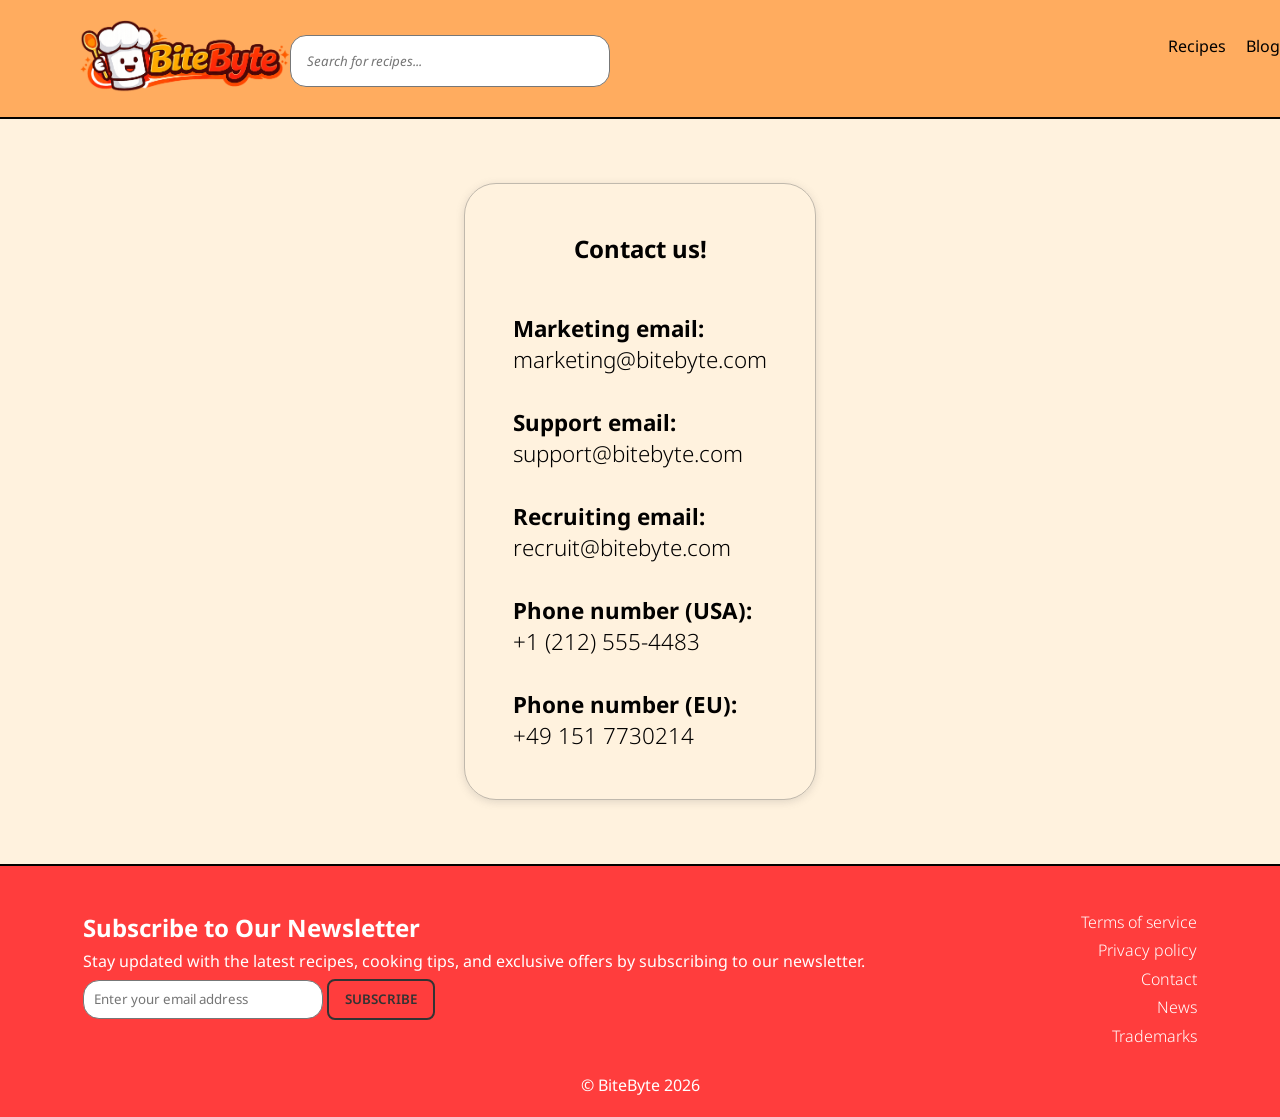
<file: html/contact.html>
<!DOCTYPE html>
<html lang="en">
<head>
    <meta charset="UTF-8">
    <meta name="viewport" content="width=device-width, initial-scale=1.0">
    <title>BiteByte - Kontakt</title>
    <link rel="stylesheet" href="../css/styles.css">
    <link rel="stylesheet" href="../css/contact.css">
    <script src="../js/script.js"></script>
    <link rel="stylesheet" href="https://cdnjs.cloudflare.com/ajax/libs/font-awesome/6.7.2/css/all.min.css" integrity="sha512-Evv84Mr4kqVGRNSgIGL/F/aIDqQb7xQ2vcrdIwxfjThSH8CSR7PBEakCr51Ck+w+/U6swU2Im1vVX0SVk9ABhg==" crossorigin="anonymous" referrerpolicy="no-referrer" />
    <link rel="preconnect" href="https://fonts.googleapis.com">
    <link rel="preconnect" href="https://fonts.gstatic.com" crossorigin>
    <link href="https://fonts.googleapis.com/css2?family=Noto+Sans:ital,wght@0,100..900;1,100..900&family=Roboto:ital,wght@0,100..900;1,100..900&display=swap" rel="stylesheet">
</head>
<body>
    <header>
        <a href="../php/index.php"><img src="../img/logo_temp.png" alt="BiteByte" id="logo"></a>

        <form action="../php/recipes.php" method="GET" class="search-container">
            <input type="text" name="search" id="srcka" placeholder="Search for recipes...">
            <button type="submit" style="display: none;"></button>
            <i class="fa-solid fa-bars phone-only"></i>
        </form>

        <div class="mobile-nav">
            <a href="../php/recipes.php">Recipes</a>
            <a href="blog.html">Blog</a>
            <a href="support.html">Support</a>
        </div>

        <nav>
            <ul>
                <li><a href="../php/recipes.php">Recipes</a></li>
                <li><a href="blog.html">Blog</a></li>
                <li><a href="support.html">Support</a></li>
            </ul>
            <a href="../php/login.php" class="nav_btn" id="login">LOG IN</a>
            <a href="../php/signup.php" class="nav_btn" id="signin">SIGN UP</a>
        </nav>
    </header>

    <main>
        <h2 class="h2">Contact us!</h2>
        <ul>
            <li>
                <p><span>Marketing email: </span>marketing@bitebyte.com</p>
            </li>
            <li>
                <p><span>Support email: </span>support@bitebyte.com</p>
            </li>
            <li>
                <p><span>Recruiting email: </span>recruit@bitebyte.com</p>
            </li>
            <li>
                <p><span>Phone number (USA): </span>+1 (212) 555-4483</p>
            </li>
            <li>
                <p><span>Phone number (EU): </span>+49 151 7730214</p>
            </li>
        </ul>
    </main>

    <footer>
        <section class="footer-left">
            <h2>Subscribe to Our Newsletter</h2>
            <p>Stay updated with the latest recipes, cooking tips, and exclusive offers by subscribing to our newsletter.</p>
            <form action="">
                <input type="email" name="email" id="email" placeholder="Enter your email address">
                <button type="submit" id="submit">Subscribe</button>
            </form>
        </section>
        <section class="footer-right">
            <a href="#">Terms of service</a>
            <a href="#">Privacy policy</a>
            <a href="contact.html">Contact</a>
            <a href="blog.html">News</a>
            <a href="#">Trademarks</a>
            <a href="#"></a>
            <a href="#"></a>
        </section>
        <p class="copyright">&copy; BiteByte 2026</p>
    </footer>
</body>
</html>
</file>
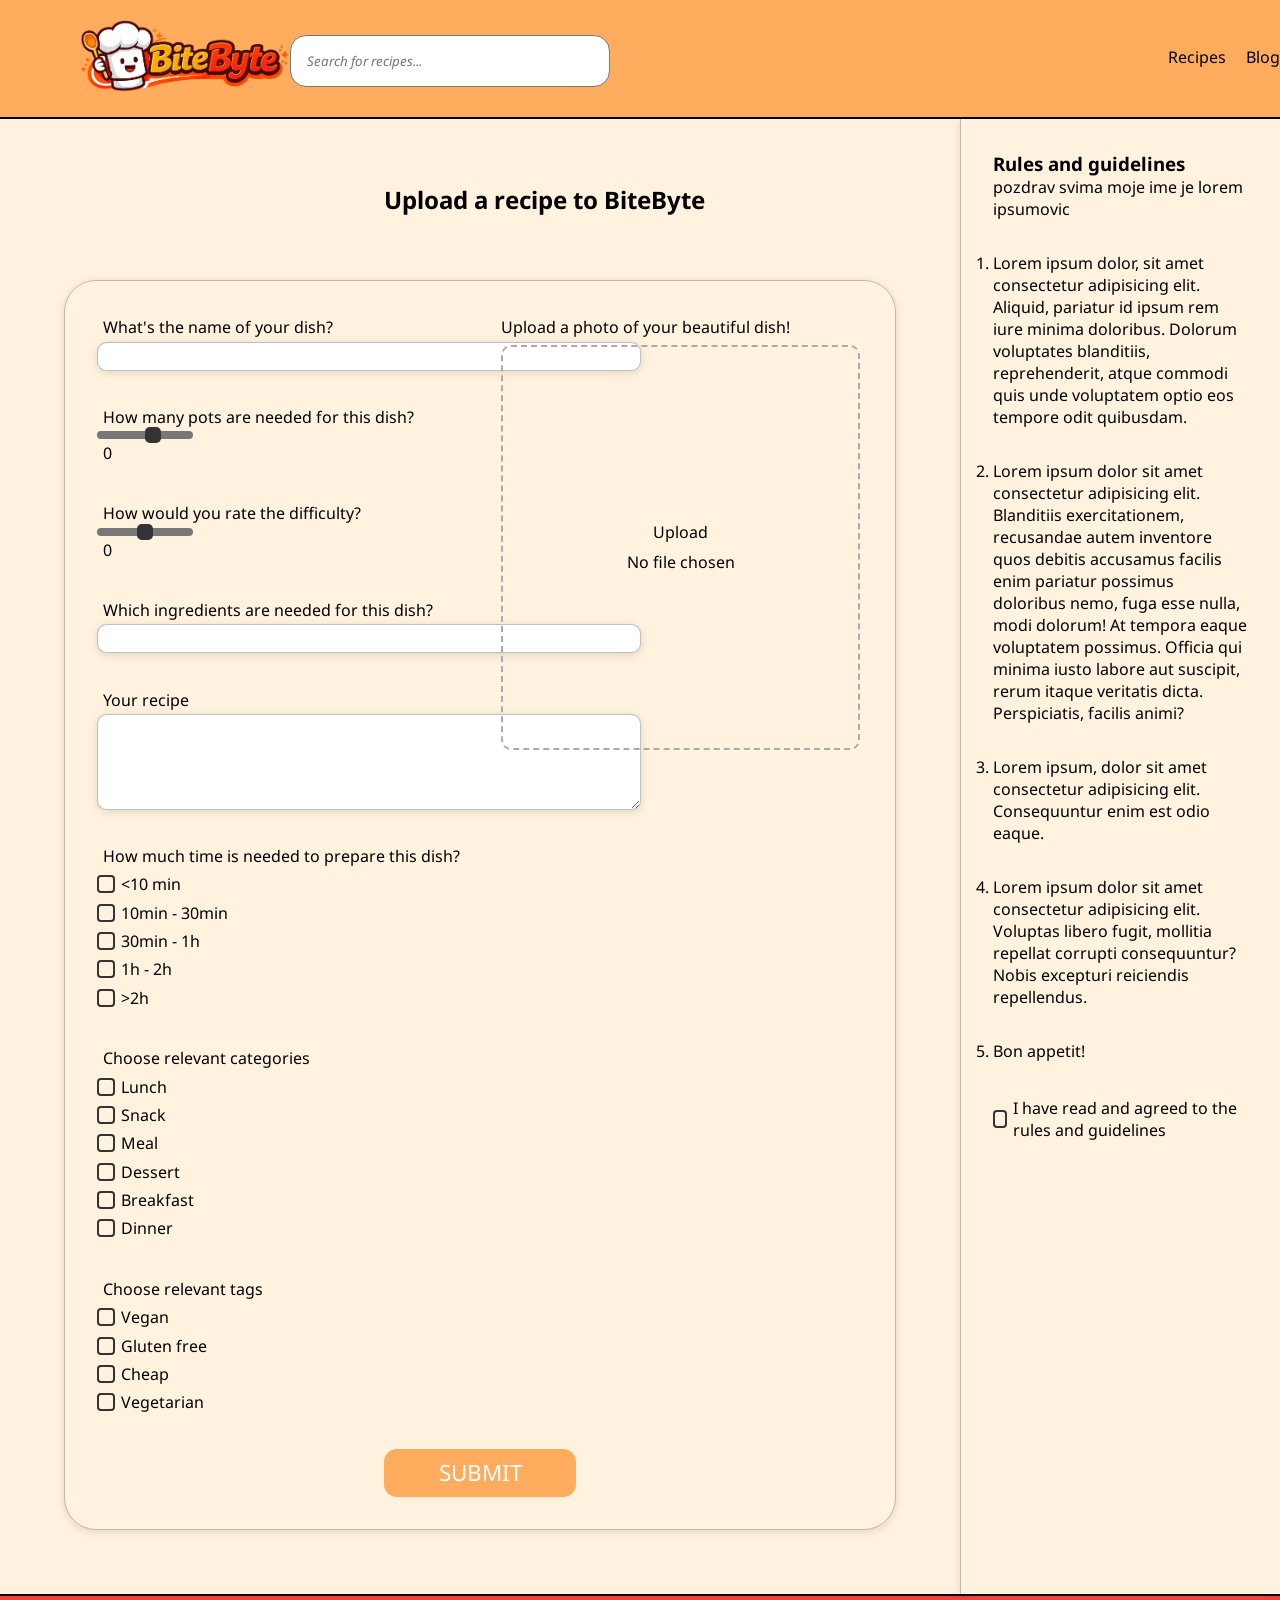
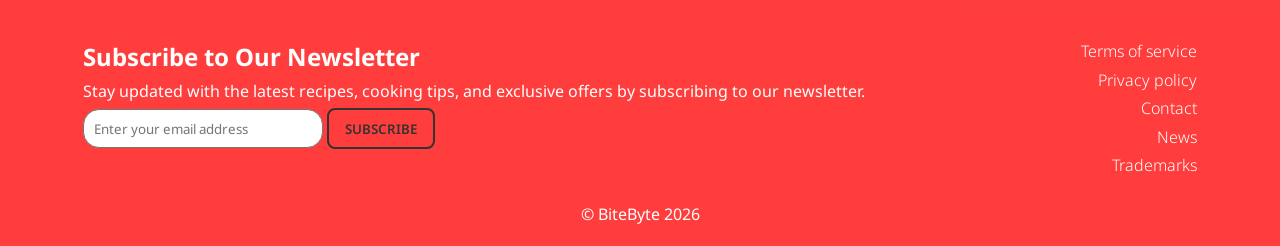
<file: html/submit.html>
<!DOCTYPE html>
<html lang="en">
<head>
    <meta charset="UTF-8">
    <meta name="viewport" content="width=device-width, initial-scale=1.0">
    <title>kakav dobar submit jel da</title>
    <link rel="stylesheet" href="../css/styles.css">
    <link rel="stylesheet" href="../css/submit.css">
    <link rel="stylesheet" href="https://cdnjs.cloudflare.com/ajax/libs/font-awesome/6.7.2/css/all.min.css" integrity="sha512-Evv84Mr4kqVGRNSgIGL/F/aIDqQb7xQ2vcrdIwxfjThSH8CSR7PBEakCr51Ck+w+/U6swU2Im1vVX0SVk9ABhg==" crossorigin="anonymous" referrerpolicy="no-referrer" />
    <script src="../js/script.js"></script>
    <link rel="preconnect" href="https://fonts.googleapis.com">
    <link rel="preconnect" href="https://fonts.gstatic.com" crossorigin>
    <link href="https://fonts.googleapis.com/css2?family=Noto+Sans:ital,wght@0,100..900;1,100..900&family=Roboto:ital,wght@0,100..900;1,100..900&display=swap" rel="stylesheet">
</head>
<body>
    <header>
        <a href="../php/index.php"><img src="../img/logo_temp.png" alt="BiteByte" id="logo"></a>

        <form action="../php/recipes.php" method="GET" class="search-container">
            <input type="text" name="search" id="srcka" placeholder="Search for recipes...">
            <button type="submit" style="display: none;"></button>
            <i class="fa-solid fa-bars phone-only"></i>
        </form>

        <div class="mobile-nav">
            <a href="../php/recipes.php">Recipes</a>
            <a href="blog.html">Blog</a>
            <a href="support.html">Support</a>
        </div>

        <nav>
            <ul>
                <li><a href="../php/recipes.php">Recipes</a></li>
                <li><a href="blog.html">Blog</a></li>
                <li><a href="support.html">Support</a></li>
            </ul>
            <a href="login.html" class="nav_btn" id="login">LOG IN</a>
            <a href="signup.html" class="nav_btn" id="signin">SIGN UP</a>
        </nav>
    </header>


    <main>
        <div>
            <h2 class="h2">Upload a recipe to BiteByte</h2>
            <form action="" id="submit_form">
                <div class="field">
                    <label for="name">What's the name of your dish?</label>
                    <input type="text" name="name" id="name">
                </div>
                <div class="photo_upload">
                    <label for="photo">Upload a photo of your beautiful dish!</label>
                    <div class="upload">
                        <label for="photo" id="photo_label">
                            <span id="upload_text">Upload</span>
                            <span id="file_name">No file chosen</span>
                        </label>
                        <input type="file" name="photo" id="photo" accept="image/png,image/jpeg">
                    </div>
                </div>
                <div class="field">
                    <label for="pots">How many pots are needed for this dish?</label>
                    <div><input type="range" name="pots" id="pots" min="0" max="5"> <label for="pots" id="pots_label">0</label></div>
                </div>
                <div class="field">
                    <label for="diff">How would you rate the difficulty?</label>
                    <div><input type="range" name="diff" id="diff" min="1" max="5"> <label for="diff" id="diff_label">0</label></div>
                </div>

                <div class="field">
                    <label for="ingredients">Which ingredients are needed for this dish?</label>
                    <input type="text" name="ingredients" id="ingredients">
                </div>

                <div class="field">
                    <label for="recipe">Your recipe</label>
                    <textarea rows="3" id="recipe"></textarea>
                </div>

                <div class="time field">
                    <p>How much time is needed to prepare this dish?</p>
                    <ul>
                        <li>
                            <input type="checkbox" name="10">
                            <label for="10">&lt;10 min</label>
                        </li>
                        <li>
                            <input type="checkbox" name="10-30">
                            <label for="10-30">10min - 30min</label>
                        </li>
                        <li>
                            <input type="checkbox" name="30-1">
                            <label for="30-1">30min - 1h</label>
                        </li>
                        <li>
                            <input type="checkbox" name="1-2">
                            <label for="1-2">1h - 2h</label>
                        </li>
                        <li>
                            <input type="checkbox" name="2">
                            <label for="2">&gt;2h</label>
                        </li>
                    </ul>
                </div>

                <div class="cat field">
                    <p>Choose relevant categories</p>
                    <ul>
                        <li>
                            <input type="checkbox" name="lunch">
                            <label for="lunch">Lunch</label>
                        </li>
                        <li>
                            <input type="checkbox" name="snack">
                            <label for="snack">Snack</label>
                        </li>
                        <li>
                            <input type="checkbox" name="meal">
                            <label for="meal">Meal</label>
                        </li>
                        <li>
                            <input type="checkbox" name="dessert">
                            <label for="dessert">Dessert</label>
                        </li>
                        <li>
                            <input type="checkbox" name="breakfast">
                            <label for="breakfast">Breakfast</label>
                        </li>
                        <li>
                            <input type="checkbox" name="dinner">
                            <label for="dinner">Dinner</label>
                        </li>
                    </ul>
                </div>
            
                <div class="tags field">
                    <p>Choose relevant tags</p>
                    <ul>
                        <li>
                            <input type="checkbox" name="vegan">
                            <label for="vegan">Vegan</label>
                        </li>
                        <li>
                            <input type="checkbox" name="gluten">
                            <label for="gluten">Gluten free</label>
                        </li>
                        <li>
                            <input type="checkbox" name="cheap">
                            <label for="cheap">Cheap</label>
                        </li>
                        <li>
                            <input type="checkbox" name="vege">
                            <label for="vege">Vegetarian</label>
                        </li>
                    </ul>
                </div>
                <div>
                    <button>Submit</button>
                </div>
            </form>
        </div>


        <div class="rouxls">
            <h3>Rules and guidelines</h3>
            <p>pozdrav svima moje ime je lorem ipsumovic</p>
            <ol>
                <li>Lorem ipsum dolor, sit amet consectetur adipisicing elit. Aliquid, pariatur id ipsum rem iure minima doloribus. Dolorum voluptates blanditiis, reprehenderit, atque commodi quis unde voluptatem optio eos tempore odit quibusdam.</li>
                <li>Lorem ipsum dolor sit amet consectetur adipisicing elit. Blanditiis exercitationem, recusandae autem inventore quos debitis accusamus facilis enim pariatur possimus doloribus nemo, fuga esse nulla, modi dolorum! At tempora eaque voluptatem possimus. Officia qui minima iusto labore aut suscipit, rerum itaque veritatis dicta. Perspiciatis, facilis animi?</li>
                <li>Lorem ipsum, dolor sit amet consectetur adipisicing elit. Consequuntur enim est odio eaque.</li>
                <li>Lorem ipsum dolor sit amet consectetur adipisicing elit. Voluptas libero fugit, mollitia repellat corrupti consequuntur? Nobis excepturi reiciendis repellendus.</li>
                <li>Bon appetit!</li>
            </ol>
            <li>
                <input type="checkbox">
                <label for="agree">I have read and agreed to the rules and guidelines</label>
            </li>
        </div>


    </main>
    

    <footer>
        <section class="footer-left">
            <h2>Subscribe to Our Newsletter</h2>
            <p>Stay updated with the latest recipes, cooking tips, and exclusive offers by subscribing to our newsletter.</p>
            <form action="">
                <input type="email" name="email" id="email" placeholder="Enter your email address">
                <button type="submit" id="submit">Subscribe</button>
            </form>
        </section>
        <section class="footer-right">
            <a href="#">Terms of service</a>
            <a href="#">Privacy policy</a>
            <a href="contact.html">Contact</a>
            <a href="blog.html">News</a>
            <a href="#">Trademarks</a>
            <a href="#"></a>
            <a href="#"></a>
        </section>
        <p class="copyright">&copy; BiteByte 2026</p>
    </footer>
</body>
<script src="../js/submit.js"></script>
</html>
</file>
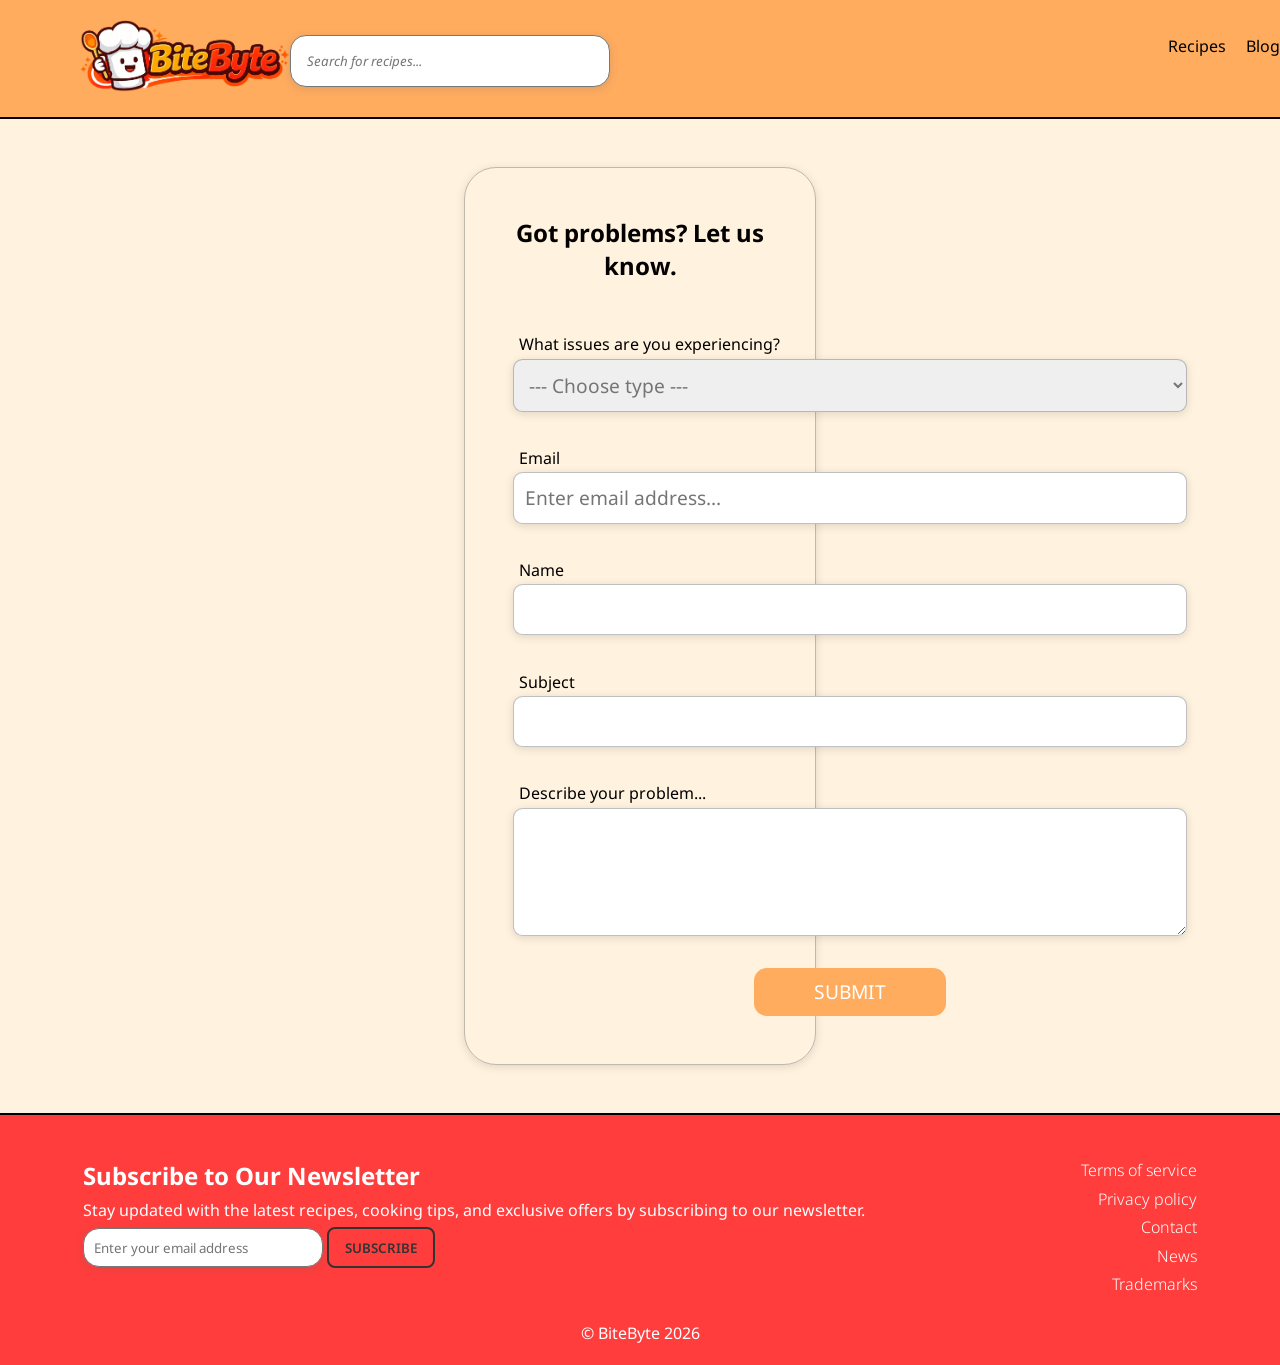
<file: html/support.html>
<!DOCTYPE html>
<html lang="en">
<head>
    <meta charset="UTF-8">
    <meta name="viewport" content="width=device-width, initial-scale=1.0">
    <title>BiteByte - Support</title>
    <link rel="stylesheet" href="../css/styles.css">
    <link rel="stylesheet" href="../css/support.css">
    <link rel="stylesheet" href="https://cdnjs.cloudflare.com/ajax/libs/font-awesome/6.7.2/css/all.min.css" integrity="sha512-Evv84Mr4kqVGRNSgIGL/F/aIDqQb7xQ2vcrdIwxfjThSH8CSR7PBEakCr51Ck+w+/U6swU2Im1vVX0SVk9ABhg==" crossorigin="anonymous" referrerpolicy="no-referrer" />
    <script src="../js/script.js"></script>
    <link rel="preconnect" href="https://fonts.googleapis.com">
    <link rel="preconnect" href="https://fonts.gstatic.com" crossorigin>
    <link href="https://fonts.googleapis.com/css2?family=Noto+Sans:ital,wght@0,100..900;1,100..900&family=Roboto:ital,wght@0,100..900;1,100..900&display=swap" rel="stylesheet">
</head>
<body>
    <header>
        <a href="../php/index.php"><img src="../img/logo_temp.png" alt="BiteByte" id="logo"></a>

        <form action="../php/recipes.php" method="GET" class="search-container">
            <input type="text" name="search" id="srcka" placeholder="Search for recipes...">
            <button type="submit" style="display: none;"></button>
            <i class="fa-solid fa-bars phone-only"></i>
        </form>

        <div class="mobile-nav">
            <a href="../php/recipes.php">Recipes</a>
            <a href="blog.html">Blog</a>
            <a href="support.html">Support</a>
        </div>

        <nav>
            <ul>
                <li><a href="../php/recipes.php">Recipes</a></li>
                <li><a href="blog.html">Blog</a></li>
                <li><a href="support.html">Support</a></li>
            </ul>
            <a href="../php/login.php" class="nav_btn" id="login">LOG IN</a>
            <a href="../php/signup.php" class="nav_btn" id="signin">SIGN UP</a>
        </nav>
    </header>


    <main>
        <h2 class="h2">
            Got problems? Let us know.
        </h2>

        <form action="" class="support_form">
            <div>
                <label for="type">What issues are you experiencing?</label>
                <select name="type" id="type">
                    <option value="" disabled selected hidden>--- Choose type ---</option>
                    <option value="1">Can't log in</option>
                    <option value="2">Issues with uploading recipes</option>
                    <option value="3">Lorem ipsum dolor, sit amet consectetur adipisicing elit. Temporibius!</option>
                    <option value="4">Webpage not loading correctly</option>
                    <option value="5">Lorem ipsum dolor sit amet consectetur.</option>
                    <option value="10">Other...</option>
                </select>
            </div>

            <div>
                <label for="email">Email</label>
                <input type="text" name="email" id="email" placeholder="Enter email address...">
            </div>

            <div>
                <label for="name">Name</label>
                <input type="text" name="name" id="name">
            </div>

            <div>
                <label for="subject">Subject</label>
                <input type="text" name="subject" id="subject">
            </div>

            <div>
                <label for="body">Describe your problem...</label>
                <textarea name="body" id="body"></textarea>
            </div>

            <button class="sumbit_btn">Submit</button>
        </form>
    </main>

    <footer>
        <section class="footer-left">
            <h2>Subscribe to Our Newsletter</h2>
            <p>Stay updated with the latest recipes, cooking tips, and exclusive offers by subscribing to our newsletter.</p>
            <form action="">
                <input type="email" name="email" id="email" placeholder="Enter your email address">
                <button type="submit" id="submit">Subscribe</button>
            </form>
        </section>
        <section class="footer-right">
            <a href="#">Terms of service</a>
            <a href="#">Privacy policy</a>
            <a href="contact.html">Contact</a>
            <a href="blog.html">News</a>
            <a href="#">Trademarks</a>
            <a href="#"></a>
            <a href="#"></a>
        </section>
        <p class="copyright">&copy; BiteByte 2026</p>
    </footer>
</body>
</html>
</file>
<file: css/styles.css>
*{
    margin:0;
    padding:0;
    box-sizing:border-box;
    font-family:"Noto Sans",sans-serif;
    --primary-color:#ffac5f;
    --secondary-color:#ff3d3d;
    --text-color:#020100;
    --bg-color:#fff2de;
    color:var(--text-color);
    text-decoration:none;
}

body{
    background-color:var(--bg-color);
    overflow-x:hidden;
}

#logo{
    max-width:210px;
}

body{
    background-color:var(--bg-color);
}

header{
    position: sticky;
    top: 0;
    z-index: 100;
    isolation: isolate;
    padding:20px;
    padding-left:5rem;
    display:flex;
    justify-content:space-between;
    align-items:center;
    background-color:var(--primary-color);
    border-bottom:2px solid var(--text-color);
    .search-container{
        position:relative;
        max-width:100%;
        margin-right:50rem;
        margin-top:-3rem;
        input{
            position:absolute;
            left:0;
            width:20rem;
            padding:1rem 4rem 1rem 1rem;
            top: 50%;
            border-radius:1rem;
            border:1px solid #777;
            transition:width 0.3s ease,border-color 0.3s ease;
            &:focus{
                outline:none;
                width:40rem;
                border-color:#333;
            }
        }
    }
    nav{
        display:flex;
        gap:20px;
        margin:0 4rem;
        ul{
            list-style:none;
            display:flex;
            gap:20px;
            margin-right:5rem;
            li{
                margin-top:0.64rem;
            }
        }
    }
}

.nav_btn{
    padding:0.6rem 1rem;
    background-color:#888;
    border-radius:0.5rem;
    color:white;
    font-weight:600;
    border:2px solid #333;
}

#login{
    background-color:transparent;
    color:var(--text-color);
    transition:border-color 0.12s ease,background-color 0.12s ease,color 0.12s ease;
    &:hover{
        background-color:rgba(255,255,255,0.2);
        color:white;
    }
}

#signin{
    background-color:var(--secondary-color);
    border:2px solid var(--secondary-color);
    transition:background-color 0.12s ease;
    &:hover{
        background-color:rgba(255,61,61,0.8);
    }
}

#srcka::placeholder{
    font-style:italic;
}

footer{
    display:flex;
    flex-direction:row;
    align-items:flex-start;
    justify-content:center;
    background-color:var(--secondary-color);
    height:fit-content;
    width:100%;
    border-top:2px solid var(--text-color);
    padding:2.8rem calc(5rem + 3px);
    color:white;
    *{
        color:inherit;
        margin-bottom:0.4rem;
    }
    #email{
        width:15rem;
        padding:0.6rem;
        border-radius:1rem;
        border:1px solid #777;
        color:var(--text-color);
        &:focus{
            outline:none;
            border-color:#333;
        }
    }

    #submit{
        padding:0.6rem 1rem;
        border-radius:0.5rem;
        text-transform:uppercase;
        color:white;
        font-weight:600;
        border:2px solid #333;
        background-color:transparent;
        color:#333;
        transition:border-color 0.12s ease,background-color 0.12s ease,color 0.12s ease;
        &:hover{
            background-color:rgba(255,255,255,0.2);
            color:white;
        }
    }

    .footer-left{
        width:fit-content;
    }

    .footer-right{
        font-weight:300;
        width:fit-content;
        display:flex;
        flex-direction:column;
        margin-left:auto;
        align-items:flex-end;
        text-align:right;
    }

    .copyright{
        position:absolute;
        justify-content:center;
        align-self:flex-end;
        margin-bottom:-1.5rem;
    }
}

input[type="range"]{
    -webkit-appearance:none;
    appearance:none;
    background:transparent;
    cursor:pointer;
    width:25rem;
    &:focus{
        outline:none;
    }
    &::-webkit-slider-runnable-track{
        background-color:#777;
        border-radius:0.5rem;
        height:0.5rem;
    }
    &::-webkit-slider-thumb{
        -webkit-appearance:none;
        appearance:none;
        margin-top:-4px;
        background-color:#333;
        border-radius:0.3rem;
        height:1rem;
        width:1rem;
    }
}

input[type="checkbox"]{
    appearance:none;
    margin:0;
    width:18px;
    height:18px;
    border:2px solid #333;
    border-radius:4px;
    display:grid;
    place-content:center;
    &::before{
        content:"";
        width:10px;
        height:10px;
        transform:scale(0);
        transition:0.15s;
        background-color:var(--secondary-color);
        border-radius:2px;
    }
    &:checked::before{
        transform:scale(1);
    }
}

.phone-only{
    display:none;
    filter:opacity(0);
}

.mobile-nav{
    display:none;
}

@media (max-width:768px){
    header{
        flex-wrap:wrap;
        justify-content:space-between;
        padding:1rem;
        position:sticky;
        top:0;
        #logo{
            order:1;
            max-width:140px;
            margin:0;
        }
        nav{
            order:2;
            display:flex;
            flex-direction:row;
            align-items:center;
            gap:10px;
            margin:0;
            ul{
                display:none;
            }
            .nav_btn{
                padding:0.4rem 0.7rem;
                font-size:0.75rem;
                margin:0;
            }
        }

        .search-container{
            order:3;
            width:100%;
            margin:1rem 0 0 0;
            position:relative;
            display:flex;
            align-items:center;
            justify-content:space-between;
            #srcka{
                position:static !important;
                width:75vw;
                margin:0;
            }
            input{
                position:static;
                left:0;
            }
        }
    }

    .phone-only{
        display:block;
        filter:opacity(100);
        margin-right:1rem;
        font-size:1.8rem;
        cursor:pointer;
        z-index:2002;
    }

    .mobile-nav {
        position: absolute;
        top: 100%;
        right: 0.7rem;
        z-index: -1;
        width: 180px;
        background-color: var(--primary-color);
        border: 2px solid var(--text-color);
        border-radius: 0 0 1rem 1rem;
        border-top: none;
        overflow: hidden;
        display: flex;
        flex-direction: column;
        opacity: 0;
        pointer-events: none;
        transform: translateY(-10px);
        transition: opacity 0.18s ease, transform 0.18s ease;
        box-shadow: 0 10px 25px rgba(0, 0, 0, 0.2);
        a {
            padding: 1rem;
            border-top: 1px solid rgba(0, 0, 0, 0.15);
            font-weight: 600;
            background-color: var(--primary-color);
            transition: background-color 0.12s ease;
            text-align: right;
            &:hover {
                background-color: rgba(255, 255, 255, 0.2);
            }
        }
        &.open {
            opacity: 1;
            pointer-events: auto;
            transform: translateY(0);
        }
    }
    footer{
        flex-direction:column;
        padding:2rem 1rem;
        align-items:center;
        text-align:center;
        .footer-left,
        .footer-right{
            width:100%;
            margin-top:0.3rem !important;
            align-items:center;
            text-align:center;
            margin-left:0;
        }
        .footer-right{
            margin-top:2rem;
        }
        .copyright{
            position:static;
            align-self:center;
        }
    }
}
</file>
<file: css/index.css>
.hero{
    background-image: url('../img/picnic-bg.png');
    background-size: cover;
    background-position: center;
    display: flex;
    background-color: bisque;
    flex-direction: row;
    align-items: start;
    justify-content: space-between;
    text-align: center;
    padding: 20px calc(5rem + 3px);
    height: fit-content;
}

.hero-left{
    display: flex;
    flex-direction: column;
    align-items: flex-start;
    justify-content: center;
    gap: 20px;
    padding: 20px;
    h1{
        font-size: 2.5rem;
        color: var(--text-color);
    }
    p{
        font-size: 1.2rem;
        color: var(--text-color);
    }
    
}

.hero-right{
    position:relative;
    width: 22vw;
    height: 36vh;
    overflow:hidden;
    border-radius:40px;
    img{
        width:100%;
        height:100%;
        object-fit:cover;
        object-position:center;
        border:3px solid var(--text-color);
        border-radius:40px;
        display:block;
    }
    &::after{
        content:"";
        position:absolute;
        inset:0;
        box-shadow:inset 0 0 20px rgba(0,0,0,0.6);
        border-radius:40px;
        pointer-events:none;
    }
}
.features{
    margin-top: 2rem;
}

html, body {
  max-width: 100%;
  overflow-x: clip;
}

#srcka{
    top: 50%;
}

.feature{
    max-width: 60vw;
    width: fit-content;
    display: flex;
    flex-direction: column;
    align-items: flex-start;
    justify-content: center;
    margin: 3rem calc(5rem + 3px);
    gap: 20px;
    &:nth-child(even){
        margin-left: auto;
        align-items: flex-end;
        text-align: right;
    }
}

.cta-btn{
    display: inline-block;
    padding: 10px 20px;
    background-color: var(--primary-color);
    color: #fff;
    border-radius: 5px;
    text-decoration: none;
    transition: background-color 0.3s ease;
    &:hover {
        background-color: var(--secondary-color);
    }
}

.showcase {
    position: relative;
    background-color: rgba(0, 0, 0, 0.15);
    box-shadow: 0px 0px 15px rgba(0, 0, 0, 0.3);
    left: -50%;
    width: 200vw;
    height: 50vh;
    border-radius: 40px;
    overflow: hidden;
}

.showcase-track {
    display: flex;
    align-items: center;
    gap: 6rem;
    height: 100%;
    transition: transform 0.5s cubic-bezier(0.4, 0, 0.2, 1);
    will-change: transform;
}

.rotate {
    flex-shrink: 0;
    width: 16vw;
    height: 28vh;
    transition: width 0.5s cubic-bezier(0.4, 0, 0.2, 1), height 0.5s cubic-bezier(0.4, 0, 0.2, 1);
    cursor: pointer;
    img {
        width: 100%;
        height: 100%;
        object-fit: cover;
        object-position: center;
        border: 3px solid var(--text-color);
        border-radius: 2.8rem;
        display: block;
        filter: brightness(0.5);
        transition: filter 0.5s cubic-bezier(0.4, 0, 0.2, 1);
    }
}

.rotate.active {
    width: 500px;
    height: 400px;
    img {
        filter: brightness(1);
    }
}

.showcase-wrapper {
    position: relative;
    margin-top: 4rem;
    width: 100%;
    height: 50vh;
}

.showcase-btn {
    position: absolute;
    top: 50%;
    transform: translateY(-50%);
    z-index: 20;
    width: 52px;
    height: 52px;
    border-radius: 50%;
    border: none;
    background: var(--secondary-color);
    color: #fff;
    font-size: 1.5rem;
    line-height: 1;
    cursor: pointer;
    display: flex;
    align-items: center;
    justify-content: center;
    box-shadow: 0 2px 12px rgba(0, 0, 0, 0.35);
    transition: background 0.2s, transform 0.15s;
    &:hover {
        background: var(--primary-color);
        transform: translateY(-50%) scale(1.1);
    }
    &:active {
        transform: translateY(-50%) scale(0.95);
    }
}

.showcase-btn-left {
    left: calc(50% - 320px);
}

.showcase-btn-right {
    right: calc(50% - 320px);
}

.hero {
    @media (max-width: 768px) {
        flex-direction: column;
        padding: 2rem 1rem;
        align-items: center;
        .hero-left {
            align-items: center;
            text-align: center;
            padding: 0;
        }
        .hero-right {
            width: 90%;
            height: 250px;
            margin-top: 2rem;
        }
    }
}


@keyframes slideInRight {
    from { transform: translateX(100%); }
    to   { transform: translateX(0); }
}
@keyframes slideInLeft {
    from { transform: translateX(-100%); }
    to   { transform: translateX(0); }
}
@keyframes slideOutLeft {
    from { transform: translateX(0); }
    to   { transform: translateX(-100%); }
}
@keyframes slideOutRight {
    from { transform: translateX(0); }
    to   { transform: translateX(100%); }
}

.showcase {
    @media (max-width: 768px) {
        left: 0;
        width: 100%;
        height: 60vw;
        border-radius: 0;
        position: relative;
    }
}

.showcase-wrapper {
    @media (max-width: 768px) {
        height: 60vw;
    }
}

.rotate {
    @media (max-width: 768px) {
        display: none;
        width: 100% !important;
        height: 100% !important;
        &.active {
            display: block;
            width: 100% !important;
            height: 100% !important;

            img {
                border-radius: 0;
                border: none;
                filter: brightness(1);
            }
        }
        &.slide-from-right {
            animation: slideInRight 0.4s cubic-bezier(0.4, 0, 0.2, 1) both;
        }
        &.slide-from-left {
            animation: slideInLeft 0.4s cubic-bezier(0.4, 0, 0.2, 1) both;
        }
        &.slide-out-left {
            display: block;
            position: absolute;
            inset: 0;
            width: 100% !important;
            height: 100% !important;
            animation: slideOutLeft 0.4s cubic-bezier(0.4, 0, 0.2, 1) both;
            img {
                border-radius: 0;
                border: none;
                filter: brightness(1);
            }
        }
        &.slide-out-right {
            display: block;
            position: absolute;
            inset: 0;
            width: 100% !important;
            height: 100% !important;
            animation: slideOutRight 0.4s cubic-bezier(0.4, 0, 0.2, 1) both;
            img {
                border-radius: 0;
                border: none;
                filter: brightness(1);
            }
        }
    }
}

.showcase-btn {
    @media (max-width: 768px) {
        left: unset;
        right: unset;
    }
}

.showcase-btn-left {
    @media (max-width: 768px) {
        left: 1rem;
    }
}

.showcase-btn-right {
    @media (max-width: 768px) {
        right: 1rem;
    }
}

.features {
    @media (max-width: 768px) {
        margin-top: 2rem;
    }
    .feature {
        @media (max-width: 768px) {
            max-width: 95vw;
            margin: 2rem auto !important;
            align-items: center !important;
            text-align: center !important;
        }
    }
}
</file>
<file: css/contact.css>
main{
    margin:4rem 29rem;
    padding:3rem;
    border:1px solid rgba(99,99,99,0.4);
    box-shadow:rgba(99,99,99,0.2) 0px 2px 8px 0px;
    border-radius:2rem;
}

li{
    list-style:none;
}

.h2{
    width:100%;
    text-align:center;
    margin-bottom:3rem;
}

ul{
    display:grid;
    gap:2rem;
    p{
        font-weight:300;
        font-size:1.4rem;
        word-break:break-word;
        span{
            font-weight:700;
        }
    }
}

@media (max-width:768px){
    main{
        margin:1rem;
        padding:1.5rem;
        border-radius:1.2rem;
    }
    .h2{
        margin-bottom:2rem;
        font-size:1.8rem;
    }
    ul{
        gap:1.4rem;
        p{
            font-size:1rem;
            line-height:1.5;
        }
    }
}
main{
    margin:4rem 29rem;
    padding:3rem;
    border:1px solid rgba(99,99,99,0.4);
    box-shadow:rgba(99,99,99,0.2) 0px 2px 8px 0px;
    border-radius:2rem;
}

li{
    list-style:none;
}

.h2{
    width:100%;
    text-align:center;
    margin-bottom:3rem;
}

ul{
    display:grid;
    gap:2rem;
    p{
        font-weight:300;
        font-size:1.4rem;
        word-break:break-word;
        span{
            font-weight:700;
        }
    }
}

@media (max-width:768px){
    main{
        margin:1rem;
        padding:1.5rem;
        border-radius:1.2rem;
    }
    .h2{
        margin-bottom:2rem;
        font-size:1.8rem;
    }
    ul{
        gap:1.4rem;
        p{
            font-size:1rem;
            line-height:1.5;
        }
    }
}
</file>
<file: css/login-signup.css>
main {
    display: flex;
    align-items: center;
    justify-content: center;
    min-height: 100vh;
    padding: 1rem;
    box-sizing: border-box;
}

.login-signup-container {
    display: flex;
    flex-direction: column;
    align-items: center;
    width: min(420px, 100%);
    padding: 2rem;
    border-radius: 1rem;
    box-shadow: rgba(99, 99, 99, 0.2) 0px 2px 8px 0px;
    background-color: white;
    box-sizing: border-box;
    @media (max-width: 480px) {
        width: 100%;
        border-radius: 0.75rem;
        padding: 1.5rem;
    }
}

.login-signup-top {
    position: relative;
    display: flex;
    align-items: center;
    justify-content: center;
    width: 100%;
    margin-bottom: 1.5rem;
    & h2 {
        margin: 0;
        font-size: 1.2rem;
    }
}

.back {
    position: absolute;
    left: 0;
    width: 2.4rem;
    height: 2.4rem;
    border-radius: 50%;
    border: 1px solid rgba(99, 99, 99, 0.4);
    background: transparent;
    cursor: pointer;
    display: flex;
    align-items: center;
    justify-content: center;
    transition: background-color 0.2s ease;
    &:hover {
        background-color: rgba(99, 99, 99, 0.1);
    }
}

form {
    display: flex;
    flex-direction: column;
    width: 100%;
}

.form-group {
    display: flex;
    flex-direction: column;
    margin-bottom: 0.6rem;
    & label {
        margin-bottom: 0.3rem;
        margin-left: 0.2rem;
        font-size: 0.9rem;
    }
    & input {
        padding: 0.5rem 0.6rem;
        font-size: 1rem;
        border-radius: 0.5rem;
        border: 1px solid rgba(99, 99, 99, 0.4);
        box-shadow: rgba(99, 99, 99, 0.15) 0px 1px 4px 0px;
        width: 100%;
        box-sizing: border-box;
        transition: border-color 0.2s ease;
        &:focus {
            outline: none;
            border-color: rgba(99, 99, 99, 0.7);
        }
    }
    & small {
        font-size: 0.78rem;
        color: #e05a30;
        min-height: 1rem;
        margin-left: 0.2rem;
        margin-top: 0.15rem;
    }

    &.error input {
        border-color: #e05a30;
    }

    &.success input {
        border-color: #2a9d5c;
    }

    &.form-group--submit {
        align-items: center;
        margin-top: 0.8rem;
        & button {
            width: 80%;
            padding: 0.55rem;
            font-size: 1rem;
            text-transform: uppercase;
            letter-spacing: 0.04em;
            background-color: var(--primary-color);
            color: white;
            border: none;
            border-radius: 0.6rem;
            cursor: pointer;
            transition: background-color 0.3s ease;
            margin-bottom: 0.8rem;
            &:hover {
                background-color: var(--secondary-color);
            }
        }
    }
}

.password-rules {
    display: grid;
    grid-template-rows: 0fr;
    overflow: hidden;
    transition: grid-template-rows 0.32s ease, margin 0.32s ease, opacity 0.32s ease;
    margin: 0;
    opacity: 0;
    &.visible {
        grid-template-rows: 1fr;
        margin: 0.3rem 0 0.4rem;
        opacity: 1;
        & .password-rules-inner {
            padding: 0.5rem 0.75rem;
        }
    }
}

.password-rules-inner {
    overflow: hidden;
    padding: 0;
    background: #f7f7f7;
    border-radius: 0.5rem;
    border: 1px solid rgba(99, 99, 99, 0.15);
    transition: padding 0.32s ease;
}

.rule {
    display: flex;
    align-items: center;
    gap: 0.4rem;
    font-size: 0.8rem;
    color: #999;
    margin: 0.2rem 0;
    transition: color 0.2s ease;
    &.passed {
        color: #2a9d5c;
    }
}

.rule-icon {
    font-size: 0.8rem;
    width: 0.85rem;
    text-align: center;
    flex-shrink: 0;
    transition: color 0.2s ease;
}

a {
    color: blue;
}
</file>
<file: css/submit.css>
.upload{
    input{
        display:none;
    }
}
header{
    nav{
        ul{
            li{
                a{ 
                    margin-bottom: 0.8rem;
                }
            }
        }
    }
}
#photo_label{
    background-size:cover;
    background-position:center;
    display:flex;
    flex-direction:column;
    align-items:center;
    justify-content:center;
    gap:8px;
    width:28vw;
    height:45vh;
    border:2px dashed #aaa;
    border-radius:10px;
    cursor:pointer;
    text-align:center;
    color:#777;
    position:relative;
    padding:1rem;
    &:hover{
        border-color:#555;
        color:#333;
        &::after{
            opacity:1;
        }
    }
    &::after{
        content:"Change";
        position:absolute;
        bottom:5px;
        right:8px;
        font-size:12px;
        background:rgba(0,0,0,0.5);
        color:white;
        padding:2px 6px;
        border-radius:5px;
        opacity:0;
        transition:opacity 0.15s ease;
    }
}

#preview{
    max-width:100%;
    max-height:80px;
    display:none;
}

.photo_upload{
    position:absolute;
    justify-self:end;
    right:2rem;
    top:2rem;
}

.h2{
    width:100%;
    text-align:center;
    margin:4rem;
}

#submit_form{
    position:relative;
    margin:4rem;
    display:grid;
    gap:2rem;
    border-radius:2rem;
    border:1px solid rgba(99,99,99,0.4);
    box-shadow:rgba(99,99,99,0.2) 0px 2px 8px 0px;
    padding:2rem;
    div{
        display:flex;
        flex-direction:column;
    }
}

textarea{
    border-radius:0.6rem;
    padding:0 0.5rem;
    border:1px solid rgba(99,99,99,0.4);
    box-shadow:rgba(99,99,99,0.2) 0px 2px 8px 0px;
    width:34rem;
    height:6rem;
    text-wrap:balance;
    text-align:start;
    max-width:38rem;
    max-height:12lh;
    min-width:4rem;
    min-height:2lh;
    font-size:1.06rem;
}

input:not(#email, #srcka){
    &:not([type="checkbox"], [type="range"]){
        font-size:1.2rem;
        border-radius:0.6rem;
        padding:0 0.5rem;
        width:34rem;
        border:1px solid rgba(99,99,99,0.4);
        box-shadow:rgba(99,99,99,0.2) 0px 2px 8px 0px;
    }
    &[type="range"]{
        width:6rem;
    }
}

label, .field > p{
    margin:0.2rem;
    margin-left:0.4rem;
}

#recipe{
    width:34rem;
    height:6rem;
    text-wrap:balance;
    text-align:start;
    max-width:38rem;
    max-height:12lh;
    min-width:4rem;
    min-height:2lh;
    font-size:1.06rem;
}

ul > li, div > li{
    list-style:none;
}

div > button{
    background-color:var(--primary-color);
    color:white;
    text-transform:uppercase;
    font-size:1.4rem;
    height:3rem;
    width:12rem;
    border:none;
    border-radius:0.8rem;
    cursor:pointer;
    justify-self:center;
    align-self:center;
    transition:background-color 0.12s ease;
    &:hover{
        background-color:rgba(255,61,61,0.8);
    }
}

main{
    display:grid;
    grid-template-columns:3fr 1fr;
    gap:0;
}

.rouxls{
    position:relative;
    padding:2rem;
    border-left:1px solid rgba(99,99,99,0.4);
    box-shadow:rgba(99,99,99,0.2) 0px 2px 8px 0px;
    ol{
        li{
            margin:2rem 0;
        }
    }
}

li:not(ol > li){
    display:flex;
    align-items:center;
}

@media (max-width:768px){
    body{
        overflow-x:hidden;
    }
    main{
        display:flex;
        flex-direction:column;
    }
    .h2{
        margin:2rem 0rem;
        font-size:1.7rem;
    }
    #submit_form{
        margin:1rem;
        padding:1.2rem;
    }
    .photo_upload{
        position:static;
        width:100%;
    }
    #photo_label{
        width:100%;
        height:240px;
        margin-left: 0.2rem;
    }
    input:not(#email, #srcka){
        &:not([type="checkbox"], [type="range"]){
            width:100%;
            min-width:0;
        }
        &[type="range"]{
            width:6rem;
        }
    }

    textarea, #recipe{
        width:100%;
        max-width:200px;
        min-width:100%;
    }
    div > button{
        width:100%;
    }
    .rouxls{
        border-left:none;
        border-top:1px solid rgba(99,99,99,0.4);
    }
}
</file>
<file: css/support.css>
.support_form{
    display:grid;
    grid-template-columns:auto;
    gap:2rem;
}

.h2{
    width:100%;
    text-align:center;
    margin-bottom:3rem;
}

main{
    margin:3rem 29rem;
    padding:3rem;
    border:1px solid rgba(99,99,99,0.4);
    box-shadow:rgba(99,99,99,0.2) 0px 2px 8px 0px;
    border-radius:2rem;
    div{
        display:flex;
        flex-direction:column;
    }
    input, select, button{
        font-size:1.2rem;
    }
}

.sumbit_btn{
    background-color:var(--primary-color);
    color:white;
    text-transform:uppercase;
    height:3rem;
    width:12rem;
    border:none;
    border-radius:0.8rem;
    cursor:pointer;
    justify-self:center;
    transition:background-color 0.12s ease;
    &:hover{
        background-color:var(--secondary-color);
    }
}

input, select{
    border-radius:0.6rem;
    padding:0.7rem;
    border:1px solid rgba(99,99,99,0.4);
    box-shadow:rgba(99,99,99,0.2) 0px 2px 8px 0px;
}

select{
    max-width:100%;
}

select:valid{
    color:rgba(117,117,117);
}

textarea{
    border-radius:0.6rem;
    padding:0.7rem;
    border:1px solid rgba(99,99,99,0.4);
    box-shadow:rgba(99,99,99,0.2) 0px 2px 8px 0px;
    width:100%;
    max-width:100%;
    min-width:0;
    max-height:12lh;
    min-height:8rem;
    resize:vertical;
}

div > label{
    margin:0.2rem;
    margin-left:0.4rem;
}

@media (max-width:768px){
    body{
        overflow-x:hidden;
    }
    main{
        width:calc(100vw - 2rem);
        margin:1rem auto;
        padding:1.5rem;
        border-radius:1.2rem;
    }
    .h2{
        margin-bottom:2rem;
        font-size:1.7rem;
        line-height:1.3;
    }
    .support_form{
        gap:1.4rem;
    }
    main{
        input, select, textarea, button{
            font-size:1rem;
            width:100%;
            min-width:0;
        }
    }
    .sumbit_btn{
        width:100%;
    }
    textarea{
        min-height:10rem;
    }
}
</file>
<file: css/blog.css>
main{
    margin:4rem 18rem 4rem;
    display:grid;
    grid-template-columns:auto;
    gap:8rem;
}

.news{
    display:flex;
    flex-direction:column;
    border-radius:1rem;
    border:1px solid rgba(99,99,99,0.4);
    padding:2rem;
    box-shadow:rgba(99,99,99,0.2) 0px 2px 8px 0px;
}

.date{
    font-style:italic;
    align-self:center;
    font-size:2rem;
    font-weight:300;
    p{
        color:rgb(80,80,80);
    }
}

.title{
    margin:0.2rem 2rem;
    text-align:right;
    h2{
        overflow-wrap:break-word;
    }
}

.top{
    display:flex;
    flex-direction:row;
    justify-content:space-between;
    position:relative;
    height:fit-content;
    width:100%;
    gap:2rem;
    &::after{
        content:"";
        position:absolute;
        bottom:-1rem;
        left:50%;
        transform:translateX(-50%);
        width:60%;
        height:2px;
        background-color:black;
    }
}

.middle{
    display:flex;
    justify-content:center;
    align-items:center;
    flex-direction:column;
    margin-top:2rem;
    img{
        margin-bottom:1rem;
    }
    p{
        line-height:1.7;
        overflow-wrap:break-word;
    }
}

.front{
    margin-top:1rem;
    width:90%;
    height:auto;
    aspect-ratio:16 / 3;
    object-fit:cover;
    object-position:center;
    border-radius:1rem;
}

@media (max-width:768px){
    main{
        margin:1rem;
        gap:2rem;
    }
    .news{
        padding:1rem;
    }
    .top{
        flex-direction:column;
        gap:1rem;
        &::after{
            width:100%;
            bottom:-0.5rem;
        }
    }
    .date{
        align-self:flex-start;
        font-size:1.1rem;
    }
    .title{
        margin:0;
        text-align:left;
        h2{
            font-size:1.4rem;
            line-height:1.3;
        }
    }
    .middle{
        margin-top:1rem;
        p{
            font-size:0.95rem;
            line-height:1.6;
        }
    }
    .front{
        width:100%;
        aspect-ratio:16 / 8;
    }
}
</file>
